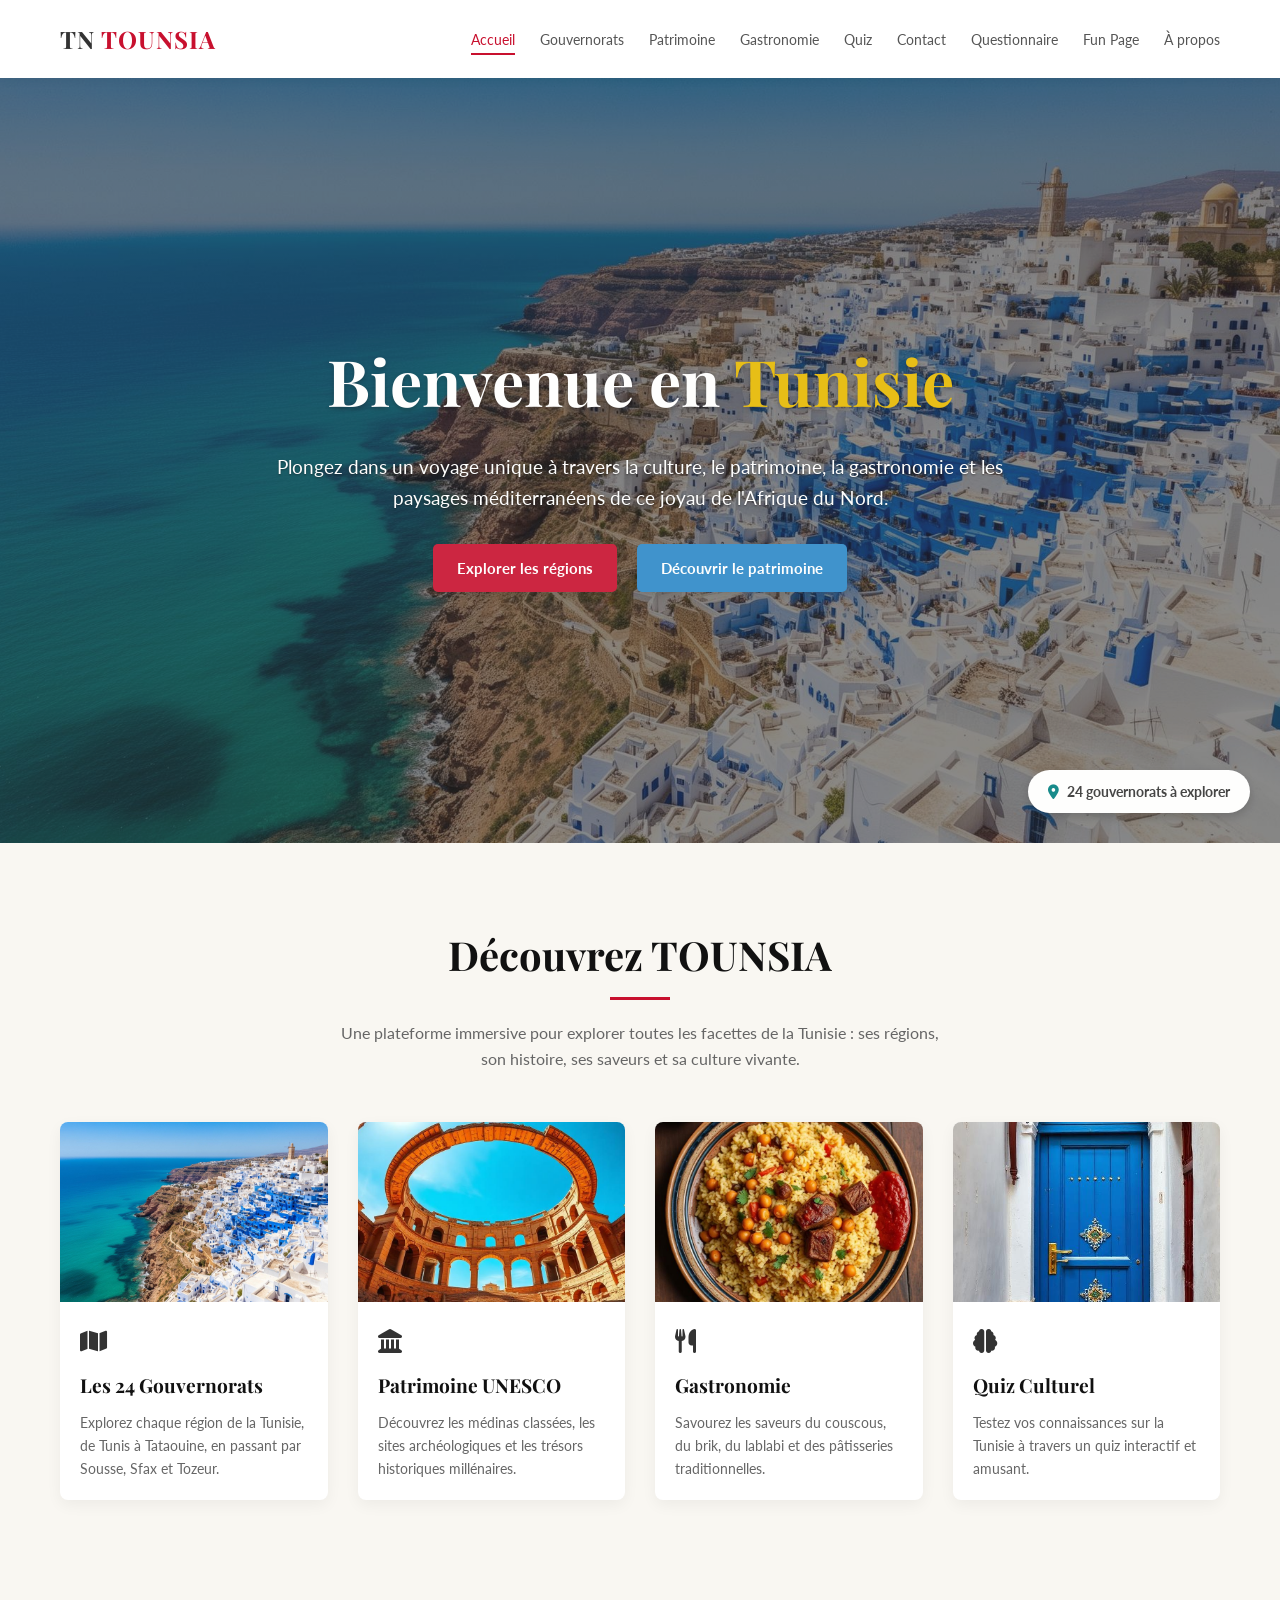
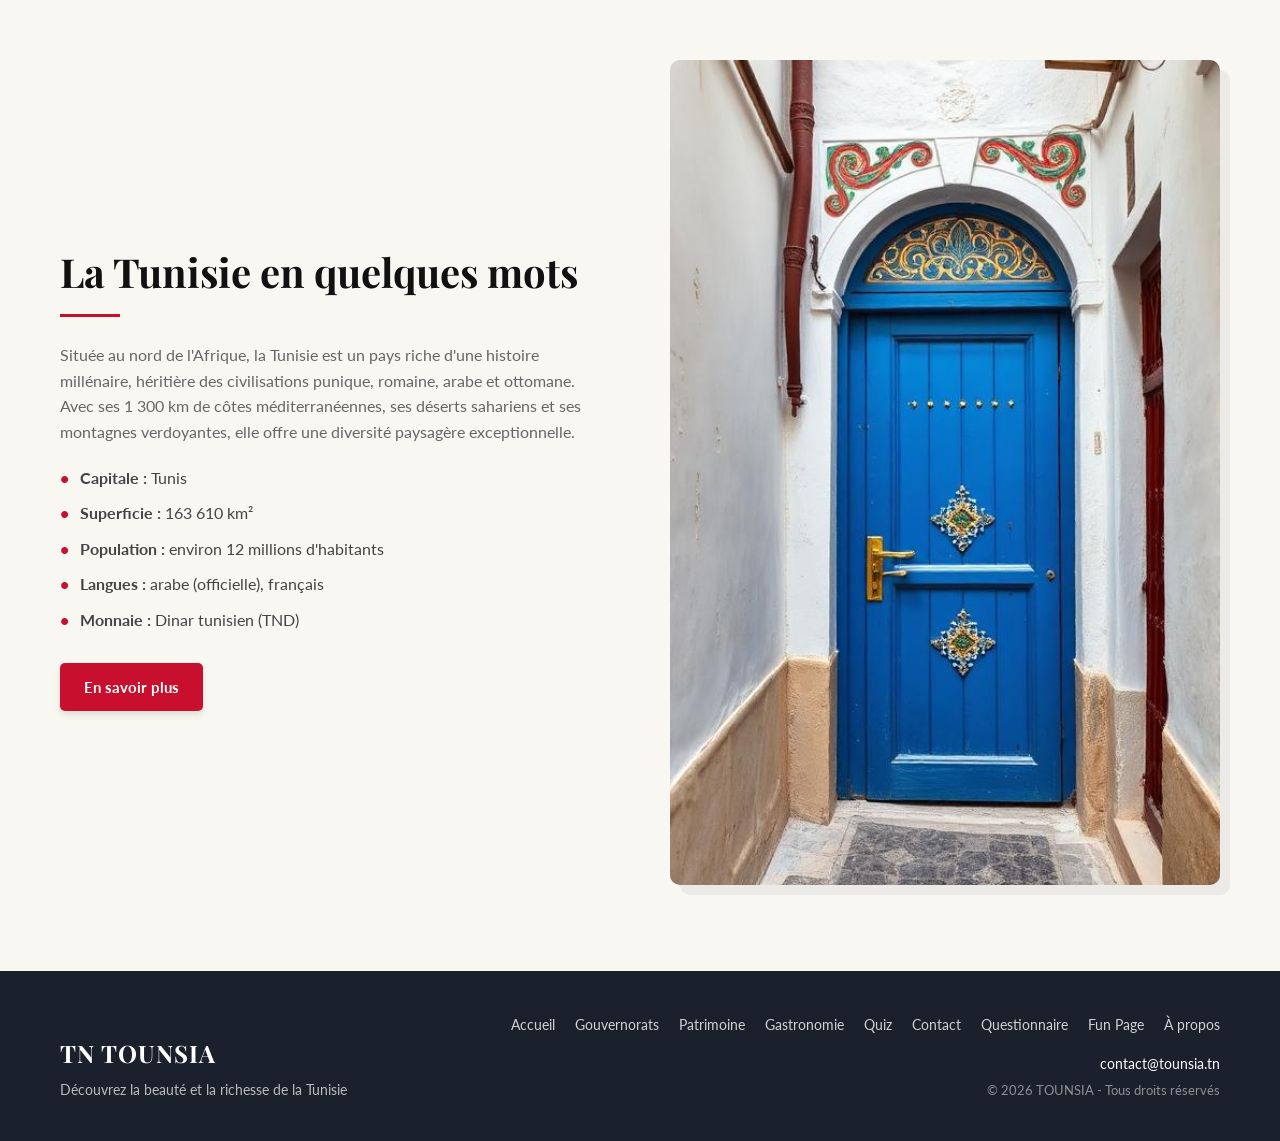
<file: index.html>
<!DOCTYPE html>
<html lang="fr">
<head>
    <meta charset="UTF-8">
    <meta name="viewport" content="width=device-width, initial-scale=1.0">
    <title>TN TOUNSIA - Découvrez la Tunisie</title>
    <link rel="stylesheet" href="style.css">
    <!-- Police d'écriture Google Fonts -->
    <link href="https://fonts.googleapis.com/css2?family=Lato:wght@300;400;700&family=Playfair+Display:ital,wght@0,400;0,600;0,700;1,400&display=swap" rel="stylesheet">
    <!-- Icônes FontAwesome -->
    <link rel="stylesheet" href="https://cdnjs.cloudflare.com/ajax/libs/font-awesome/6.4.0/css/all.min.css">
</head>
<body>

    <!-- Navigation -->
    <nav class="navbar">
        <div class="container nav-container">
            <div class="logo">TN <span>TOUNSIA</span></div>
            <ul class="nav-links">
                <li><a href="index.html" class="active">Accueil</a></li>
                <li><a href="gouvernorats.html">Gouvernorats</a></li>
                <li><a href="patrimoine.html">Patrimoine</a></li>
                <li><a href="gastronomie.html">Gastronomie</a></li>
                <li><a href="quiz.html">Quiz</a></li>
                <li><a href="contact.html">Contact</a></li>
                <li><a href="questionnaire.html">Questionnaire</a></li>
                <li><a href="funpage.html">Fun Page</a></li>
                <li><a href="apropos.html">À propos</a></li>
            </ul>
        </div>
    </nav>

    <!-- Header / Hero Section -->
    <header class="hero">
        <div class="hero-overlay"></div>
        <div class="container hero-content">
            <h1>Bienvenue en <span class="gold-text">Tunisie</span></h1>
            <p>Plongez dans un voyage unique à travers la culture, le patrimoine, la gastronomie et les paysages méditerranéens de ce joyau de l'Afrique du Nord.</p>
            <div class="hero-buttons">
                <a href="#" class="btn btn-red">Explorer les régions</a>
                <a href="#" class="btn btn-blue">Découvrir le patrimoine</a>
            </div>
        </div>
        <div class="badge-location">
            <i class="fas fa-map-marker-alt"></i> 24 gouvernorats à explorer
        </div>
    </header>

    <!-- Section Découvrez (Cartes) -->
    <section class="discover section-padding">
        <div class="container">
            <div class="section-header center">
                <h2>Découvrez TOUNSIA</h2>
                <div class="underline"></div>
                <p>Une plateforme immersive pour explorer toutes les facettes de la Tunisie : ses régions, son histoire, ses saveurs et sa culture vivante.</p>
            </div>

            <div class="cards-grid">
                <!-- Carte 1 -->
                <div class="card">
                    <div class="card-img" style="background-image:url(hero-tunisia.jpg);"></div>
                    <div class="card-content">
                        <div class="icon"><i class="fas fa-map"></i></div>
                        <h3>Les 24 Gouvernorats</h3>
                        <p>Explorez chaque région de la Tunisie, de Tunis à Tataouine, en passant par Sousse, Sfax et Tozeur.</p>
                    </div>
                </div>

                <!-- Carte 2 -->
                <div class="card">
                    <div class="card-img" style="background-image: url(patrimoine-eljem.jpg);"></div>
                    <div class="card-content">
                        <div class="icon"><i class="fas fa-landmark"></i></div>
                        <h3>Patrimoine UNESCO</h3>
                        <p>Découvrez les médinas classées, les sites archéologiques et les trésors historiques millénaires.</p>
                    </div>
                </div>

                <!-- Carte 3 -->
                <div class="card">
                    <div class="card-img" style="background-image: url(tunisian-food.jpg);"></div>
                    <div class="card-content">
                        <div class="icon"><i class="fas fa-utensils"></i></div>
                        <h3>Gastronomie</h3>
                        <p>Savourez les saveurs du couscous, du brik, du lablabi et des pâtisseries traditionnelles.</p>
                    </div>
                </div>

                <!-- Carte 4 -->
                <div class="card">
                    <div class="card-img" style="background-image: url(medina-door.jpg);"></div>
                    <div class="card-content">
                        <div class="icon"><i class="fas fa-brain"></i></div>
                        <h3>Quiz Culturel</h3>
                        <p>Testez vos connaissances sur la Tunisie à travers un quiz interactif et amusant.</p>
                    </div>
                </div>
            </div>
        </div>
    </section>

    <!-- Section Info (La Tunisie en quelques mots) -->
    <section class="info-section section-padding">
        <div class="container info-grid">
            <div class="info-text">
                <h2>La Tunisie en quelques mots</h2>
                <div class="underline-left"></div>
                <p>Située au nord de l'Afrique, la Tunisie est un pays riche d'une histoire millénaire, héritière des civilisations punique, romaine, arabe et ottomane. Avec ses 1 300 km de côtes méditerranéennes, ses déserts sahariens et ses montagnes verdoyantes, elle offre une diversité paysagère exceptionnelle.</p>
                
                <ul class="info-list">
                    <li><strong>Capitale :</strong> Tunis</li>
                    <li><strong>Superficie :</strong> 163 610 km²</li>
                    <li><strong>Population :</strong> environ 12 millions d'habitants</li>
                    <li><strong>Langues :</strong> arabe (officielle), français</li>
                    <li><strong>Monnaie :</strong> Dinar tunisien (TND)</li>
                </ul>

                <a href="#" class="btn btn-red">En savoir plus</a>
            </div>
            <div class="info-image">
                <img src="medina-door.jpg"Porte bleue Sidi Bou Said">
            </div>
        </div>
    </section>

    <!-- Footer -->
    <footer>
        <div class="container footer-content">
            <div class="footer-left">
                <div class="logo white">TN <span>TOUNSIA</span></div>
                <p class="tagline">Découvrez la beauté et la richesse de la Tunisie</p>
            </div>
            <div class="footer-right">
                <ul class="footer-links">
                    <li><a href="index.html">Accueil</a></li>
                    <li><a href="gouvernorats.html">Gouvernorats</a></li>
                    <li><a href="patrimoine.html">Patrimoine</a></li>
                    <li><a href="gastronomie.html">Gastronomie</a></li>
                    <li><a href="quiz.html">Quiz</a></li>
                    <li><a href="contact.html">Contact</a></li>
                <li><a href="questionnaire.html">Questionnaire</a></li>
                <li><a href="funpage.html">Fun Page</a></li>
                    <li><a href="apropos.html">À propos</a></li>
                </ul>
                <p class="contact-email">contact@tounsia.tn</p>
                <p class="copyright">© 2026 TOUNSIA - Tous droits réservés</p>
            </div>
        </div>
    </footer>

</body>
</html>
</file>
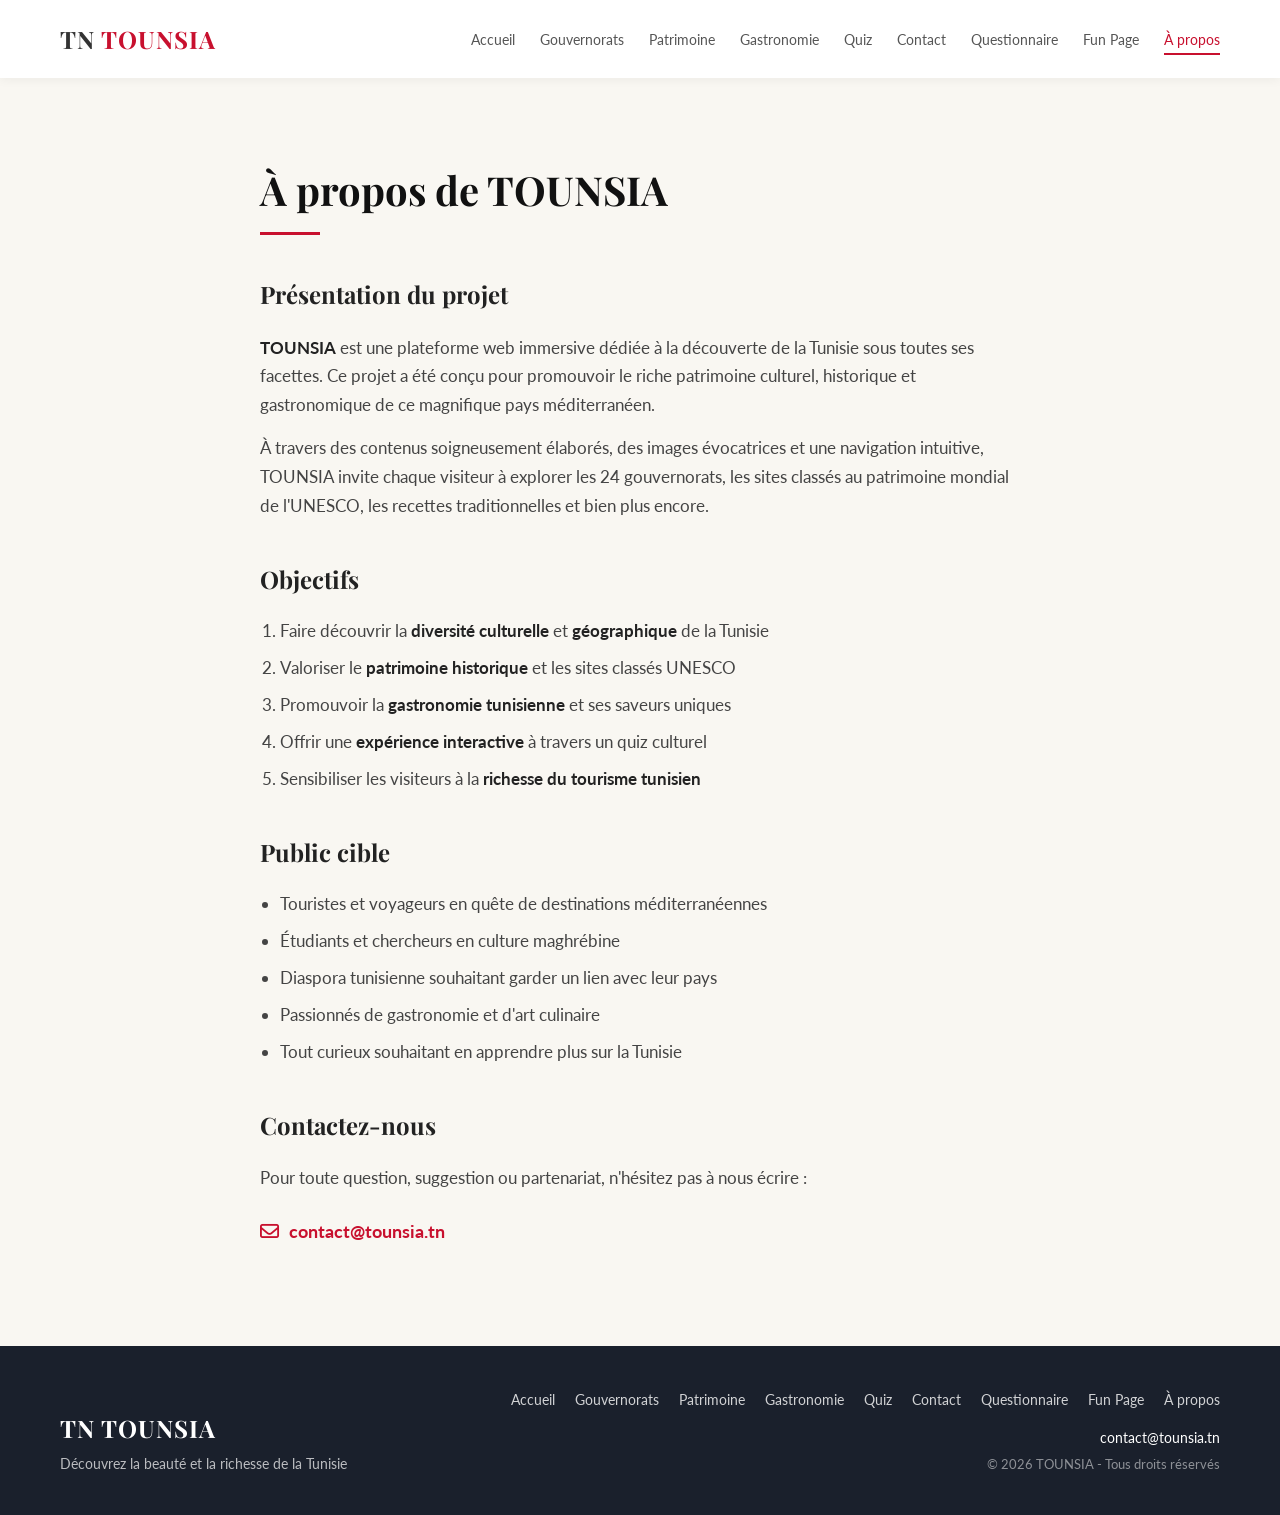
<file: apropos.html>
<!DOCTYPE html>
<html lang="fr">
<head>
    <meta charset="UTF-8">
    <meta name="viewport" content="width=device-width, initial-scale=1.0">
    <title>TN TOUNSIA - À propos</title>
    <link rel="stylesheet" href="style.css">
    <!-- Police d'écriture Google Fonts -->
    <link href="https://fonts.googleapis.com/css2?family=Lato:wght@300;400;700&family=Playfair+Display:ital,wght@0,400;0,600;0,700;1,400&display=swap" rel="stylesheet">
    <!-- Icônes FontAwesome -->
    <link rel="stylesheet" href="https://cdnjs.cloudflare.com/ajax/libs/font-awesome/6.4.0/css/all.min.css">
</head>
<body>

    <!-- Navigation -->
    <nav class="navbar">
        <div class="container nav-container">
            <div class="logo">TN <span>TOUNSIA</span></div>
            <ul class="nav-links">
                <li><a href="index.html">Accueil</a></li>
                <li><a href="gouvernorats.html">Gouvernorats</a></li>
                <li><a href="patrimoine.html">Patrimoine</a></li>
                <li><a href="gastronomie.html">Gastronomie</a></li>
                <li><a href="quiz.html">Quiz</a></li>
                <li><a href="contact.html">Contact</a></li>
                <li><a href="questionnaire.html">Questionnaire</a></li>
                <li><a href="funpage.html">Fun Page</a></li>
                <li><a href="apropos.html" class="active">À propos</a></li>
            </ul>
        </div>
    </nav>

    <!-- Contenu Principal -->
    <section class="section-padding">
        <div class="container about-wrapper">
            
            <!-- En-tête -->
            <div class="about-header">
                <h1>À propos de TOUNSIA</h1>
                <div class="underline-left"></div>
            </div>

            <div class="about-content">
                <!-- Section Présentation -->
                <h3>Présentation du projet</h3>
                <p><strong>TOUNSIA</strong> est une plateforme web immersive dédiée à la découverte de la Tunisie sous toutes ses facettes. Ce projet a été conçu pour promouvoir le riche patrimoine culturel, historique et gastronomique de ce magnifique pays méditerranéen.</p>
                <p>À travers des contenus soigneusement élaborés, des images évocatrices et une navigation intuitive, TOUNSIA invite chaque visiteur à explorer les 24 gouvernorats, les sites classés au patrimoine mondial de l'UNESCO, les recettes traditionnelles et bien plus encore.</p>

                <!-- Section Objectifs (Liste numérotée) -->
                <h3>Objectifs</h3>
                <ol class="about-list">
                    <li>Faire découvrir la <strong>diversité culturelle</strong> et <strong>géographique</strong> de la Tunisie</li>
                    <li>Valoriser le <strong>patrimoine historique</strong> et les sites classés UNESCO</li>
                    <li>Promouvoir la <strong>gastronomie tunisienne</strong> et ses saveurs uniques</li>
                    <li>Offrir une <strong>expérience interactive</strong> à travers un quiz culturel</li>
                    <li>Sensibiliser les visiteurs à la <strong>richesse du tourisme tunisien</strong></li>
                </ol>

                <!-- Section Public cible (Liste à puces) -->
                <h3>Public cible</h3>
                <ul class="about-list bulleted">
                    <li>Touristes et voyageurs en quête de destinations méditerranéennes</li>
                    <li>Étudiants et chercheurs en culture maghrébine</li>
                    <li>Diaspora tunisienne souhaitant garder un lien avec leur pays</li>
                    <li>Passionnés de gastronomie et d'art culinaire</li>
                    <li>Tout curieux souhaitant en apprendre plus sur la Tunisie</li>
                </ul>

                <!-- Section Contact (Bas de page) -->
                <h3>Contactez-nous</h3>
                <p>Pour toute question, suggestion ou partenariat, n'hésitez pas à nous écrire :</p>
                
                <a href="mailto:contact@tounsia.tn" class="email-link">
                    <i class="far fa-envelope"></i> contact@tounsia.tn
                </a>

                
            </div>

        </div>
    </section>

    <!-- Footer -->
    <footer>
        <div class="container footer-content">
            <div class="footer-left">
                <div class="logo white">TN <span>TOUNSIA</span></div>
                <p class="tagline">Découvrez la beauté et la richesse de la Tunisie</p>
            </div>
            <div class="footer-right">
                <ul class="footer-links">
                    <li><a href="index.html">Accueil</a></li>
                    <li><a href="gouvernorats.html">Gouvernorats</a></li>
                    <li><a href="patrimoine.html">Patrimoine</a></li>
                    <li><a href="gastronomie.html">Gastronomie</a></li>
                    <li><a href="quiz.html">Quiz</a></li>
                    <li><a href="contact.html">Contact</a></li>
                <li><a href="questionnaire.html">Questionnaire</a></li>
                <li><a href="funpage.html">Fun Page</a></li>
                    <li><a href="apropos.html">À propos</a></li>
                </ul>
                <p class="contact-email">contact@tounsia.tn</p>
                <p class="copyright">© 2026 TOUNSIA - Tous droits réservés</p>
            </div>
        </div>
    </footer>

</body>
</html>
</file>
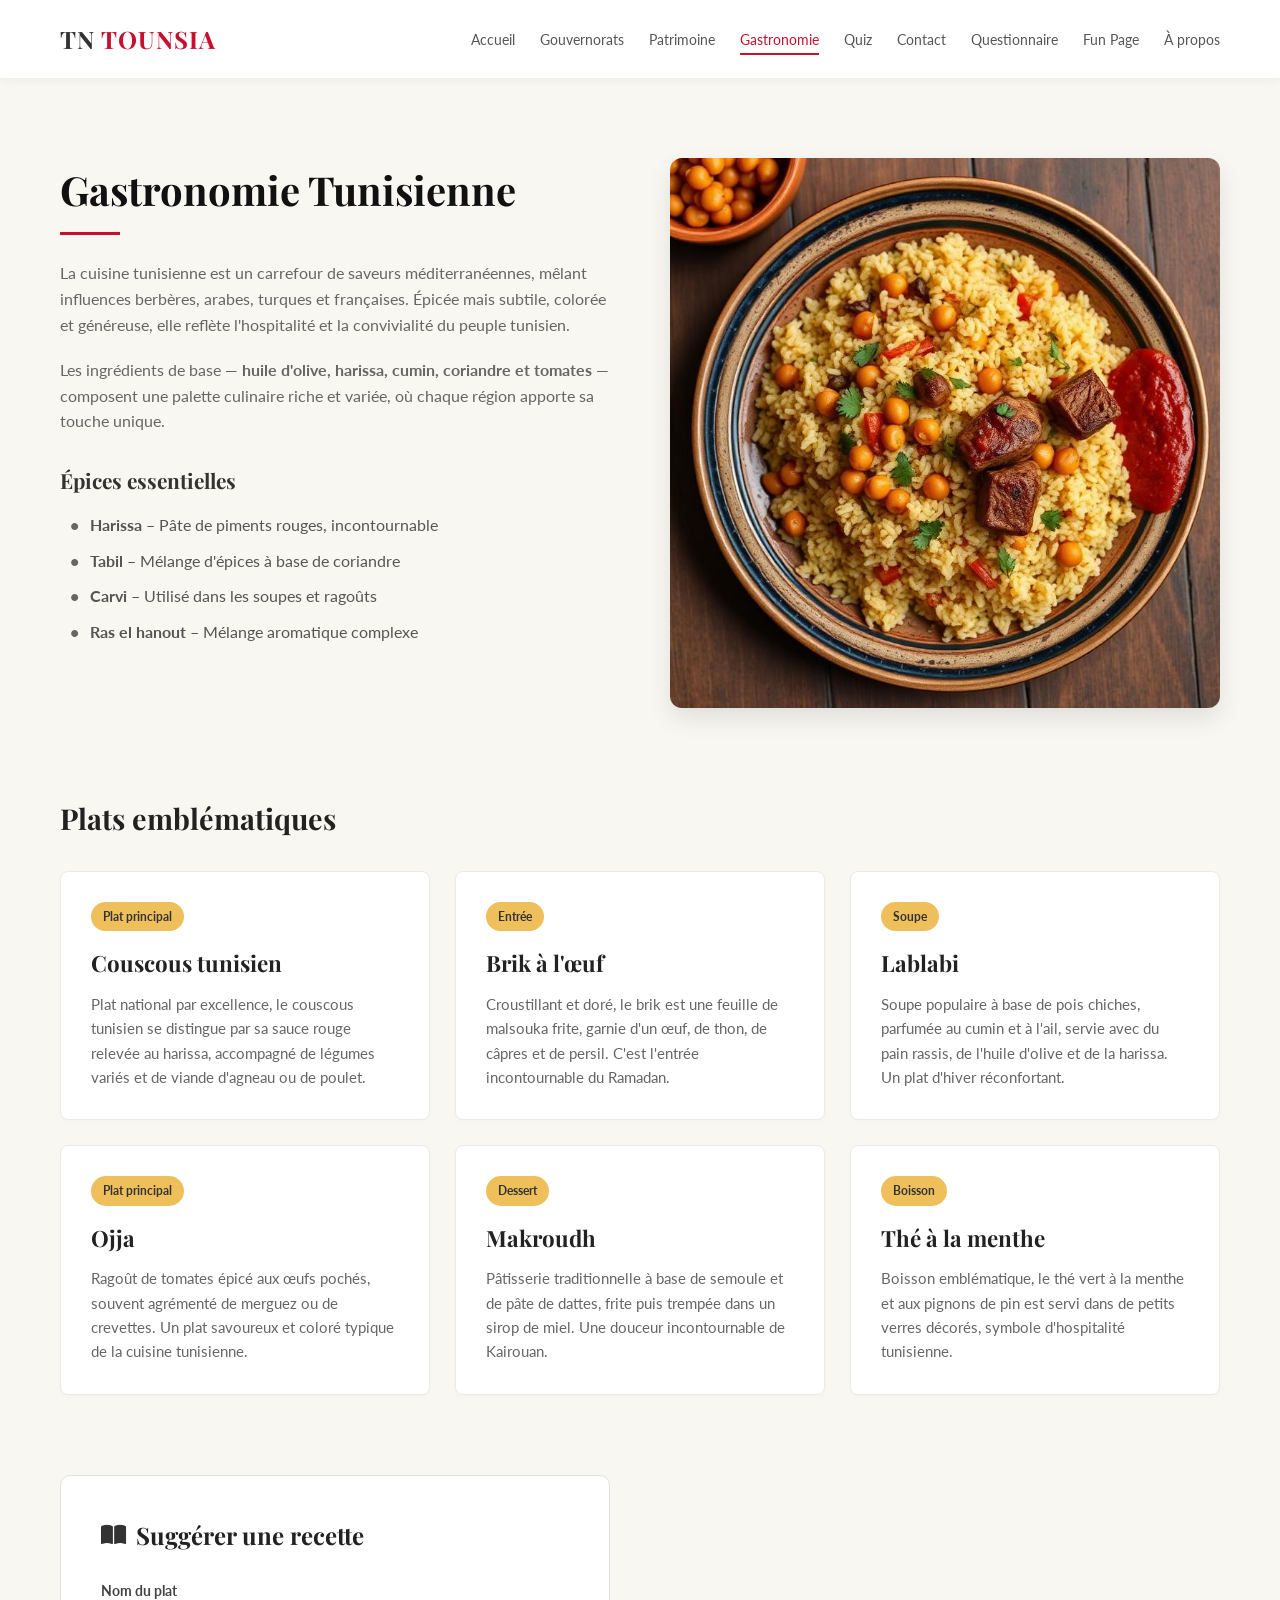
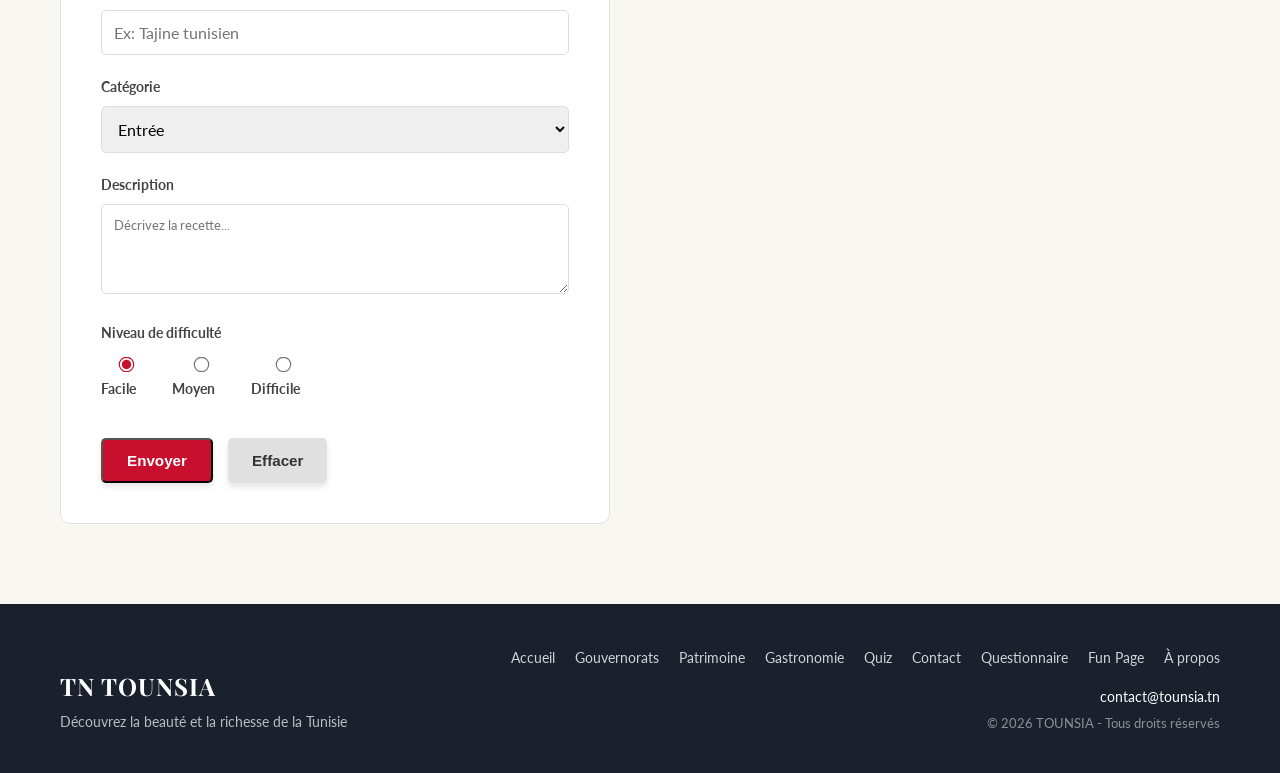
<file: gastronomie.html>
<!DOCTYPE html>
<html lang="fr">
<head>
    <meta charset="UTF-8">
    <meta name="viewport" content="width=device-width, initial-scale=1.0">
    <title>TN TOUNSIA - Gastronomie Tunisienne</title>
    <link rel="stylesheet" href="style.css">
    <!-- Police d'écriture Google Fonts -->
    <link href="https://fonts.googleapis.com/css2?family=Lato:wght@300;400;700&family=Playfair+Display:ital,wght@0,400;0,600;0,700;1,400&display=swap" rel="stylesheet">
    <!-- Icônes FontAwesome -->
    <link rel="stylesheet" href="https://cdnjs.cloudflare.com/ajax/libs/font-awesome/6.4.0/css/all.min.css">
</head>
<body>

    <!-- Navigation -->
    <nav class="navbar">
        <div class="container nav-container">
            <div class="logo">TN <span>TOUNSIA</span></div>
            <ul class="nav-links">
                <li><a href="index.html">Accueil</a></li>
                <li><a href="gouvernorats.html">Gouvernorats</a></li>
                <li><a href="patrimoine.html">Patrimoine</a></li>
                <li><a href="gastronomie.html" class="active">Gastronomie</a></li>
                <li><a href="quiz.html">Quiz</a></li>
                <li><a href="contact.html">Contact</a></li>
                <li><a href="questionnaire.html">Questionnaire</a></li>
                <li><a href="funpage.html">Fun Page</a></li>
                <li><a href="apropos.html">À propos</a></li>
            </ul>
        </div>
    </nav>

    <!-- Contenu Principal -->
    <section class="section-padding">
        <div class="container">
            
            <!-- Section Intro (2 colonnes) -->
            <div class="gastronomy-intro">
                <div class="intro-text">
                    <h1>Gastronomie Tunisienne</h1>
                    <div class="underline-left"></div>
                    
                    <p>La cuisine tunisienne est un carrefour de saveurs méditerranéennes, mêlant influences berbères, arabes, turques et françaises. Épicée mais subtile, colorée et généreuse, elle reflète l'hospitalité et la convivialité du peuple tunisien.</p>
                    
                    <p>Les ingrédients de base — <strong>huile d'olive, harissa, cumin, coriandre et tomates</strong> — composent une palette culinaire riche et variée, où chaque région apporte sa touche unique.</p>
                    
                    <h3>Épices essentielles</h3>
                    <ul class="spice-list">
                        <li><strong>Harissa</strong> – Pâte de piments rouges, incontournable</li>
                        <li><strong>Tabil</strong> – Mélange d'épices à base de coriandre</li>
                        <li><strong>Carvi</strong> – Utilisé dans les soupes et ragoûts</li>
                        <li><strong>Ras el hanout</strong> – Mélange aromatique complexe</li>
                    </ul>
                </div>

                <div class="intro-image">
                    <img src="coucous.jpg"Couscous tunisien">
                </div>
            </div>

            <!-- Section Plats Emblématiques (Grille) -->
            <div class="dishes-section">
                <h2>Plats emblématiques</h2>
                
                <div class="dishes-grid">
                    <!-- Carte 1 -->
                    <div class="dish-card">
                        <span class="dish-badge">Plat principal</span>
                        <h4>Couscous tunisien</h4>
                        <p>Plat national par excellence, le couscous tunisien se distingue par sa sauce rouge relevée au harissa, accompagné de légumes variés et de viande d'agneau ou de poulet.</p>
                    </div>

                    <!-- Carte 2 -->
                    <div class="dish-card">
                        <span class="dish-badge">Entrée</span>
                        <h4>Brik à l'œuf</h4>
                        <p>Croustillant et doré, le brik est une feuille de malsouka frite, garnie d'un œuf, de thon, de câpres et de persil. C'est l'entrée incontournable du Ramadan.</p>
                    </div>

                    <!-- Carte 3 -->
                    <div class="dish-card">
                        <span class="dish-badge">Soupe</span>
                        <h4>Lablabi</h4>
                        <p>Soupe populaire à base de pois chiches, parfumée au cumin et à l'ail, servie avec du pain rassis, de l'huile d'olive et de la harissa. Un plat d'hiver réconfortant.</p>
                    </div>

                    <!-- Carte 4 -->
                    <div class="dish-card">
                        <span class="dish-badge">Plat principal</span>
                        <h4>Ojja</h4>
                        <p>Ragoût de tomates épicé aux œufs pochés, souvent agrémenté de merguez ou de crevettes. Un plat savoureux et coloré typique de la cuisine tunisienne.</p>
                    </div>

                    <!-- Carte 5 -->
                    <div class="dish-card">
                        <span class="dish-badge">Dessert</span>
                        <h4>Makroudh</h4>
                        <p>Pâtisserie traditionnelle à base de semoule et de pâte de dattes, frite puis trempée dans un sirop de miel. Une douceur incontournable de Kairouan.</p>
                    </div>

                    <!-- Carte 6 -->
                    <div class="dish-card">
                        <span class="dish-badge">Boisson</span>
                        <h4>Thé à la menthe</h4>
                        <p>Boisson emblématique, le thé vert à la menthe et aux pignons de pin est servi dans de petits verres décorés, symbole d'hospitalité tunisienne.</p>
                    </div>
                </div>
            </div>

            <!-- Section Formulaire de suggestion -->
            <div class="recipe-form-section">
                <div class="recipe-form-box">
                    <div class="form-header-title">
                        <i class="fas fa-book-open"></i>
                        <h3>Suggérer une recette</h3>
                    </div>

                    <form action="#">
                        <!-- Nom du plat -->
                        <div class="form-group">
                            <label for="recipe-name">Nom du plat</label>
                            <input type="text" id="recipe-name" placeholder="Ex: Tajine tunisien">
                        </div>

                        <!-- Catégorie -->
                        <div class="form-group">
                            <label for="recipe-cat">Catégorie</label>
                            <select id="recipe-cat">
                                <option value="entree">Entrée</option>
                                <option value="plat">Plat principal</option>
                                <option value="dessert">Dessert</option>
                                <option value="boisson">Boisson</option>
                            </select>
                        </div>

                        <!-- Description -->
                        <div class="form-group">
                            <label for="recipe-desc">Description</label>
                            <textarea id="recipe-desc" rows="4" placeholder="Décrivez la recette..."></textarea>
                        </div>

                        <!-- Difficulté (Radio buttons) -->
                        <div class="form-group">
                            <label>Niveau de difficulté</label>
                            <div class="radio-group">
                                <label class="radio-label">
                                    <input type="radio" name="difficulty" value="facile" checked> Facile
                                </label>
                                <label class="radio-label">
                                    <input type="radio" name="difficulty" value="moyen"> Moyen
                                </label>
                                <label class="radio-label">
                                    <input type="radio" name="difficulty" value="difficile"> Difficile
                                </label>
                            </div>
                        </div>

                        <!-- Boutons -->
                        <div class="form-buttons">
                            <button type="submit" class="btn btn-red">Envoyer</button>
                            <button type="reset" class="btn btn-gray">Effacer</button>
                        </div>
                    </form>
                </div>
            </div>

        </div>
    </section>

    <!-- Footer -->
    <footer>
        <div class="container footer-content">
            <div class="footer-left">
                <div class="logo white">TN <span>TOUNSIA</span></div>
                <p class="tagline">Découvrez la beauté et la richesse de la Tunisie</p>
            </div>
            <div class="footer-right">
                <ul class="footer-links">
                    <li><a href="index.html">Accueil</a></li>
                    <li><a href="gouvernorats.html">Gouvernorats</a></li>
                    <li><a href="patrimoine.html">Patrimoine</a></li>
                    <li><a href="gastronomie.html">Gastronomie</a></li>
                    <li><a href="quiz.html">Quiz</a></li>
                    <li><a href="contact.html">Contact</a></li>
                <li><a href="questionnaire.html">Questionnaire</a></li>
                <li><a href="funpage.html">Fun Page</a></li>
                    <li><a href="apropos.html">À propos</a></li>
                </ul>
                <p class="contact-email">contact@tounsia.tn</p>
                <p class="copyright">© 2026 TOUNSIA - Tous droits réservés</p>
            </div>
        </div>
    </footer>

</body>
</html>
</file>
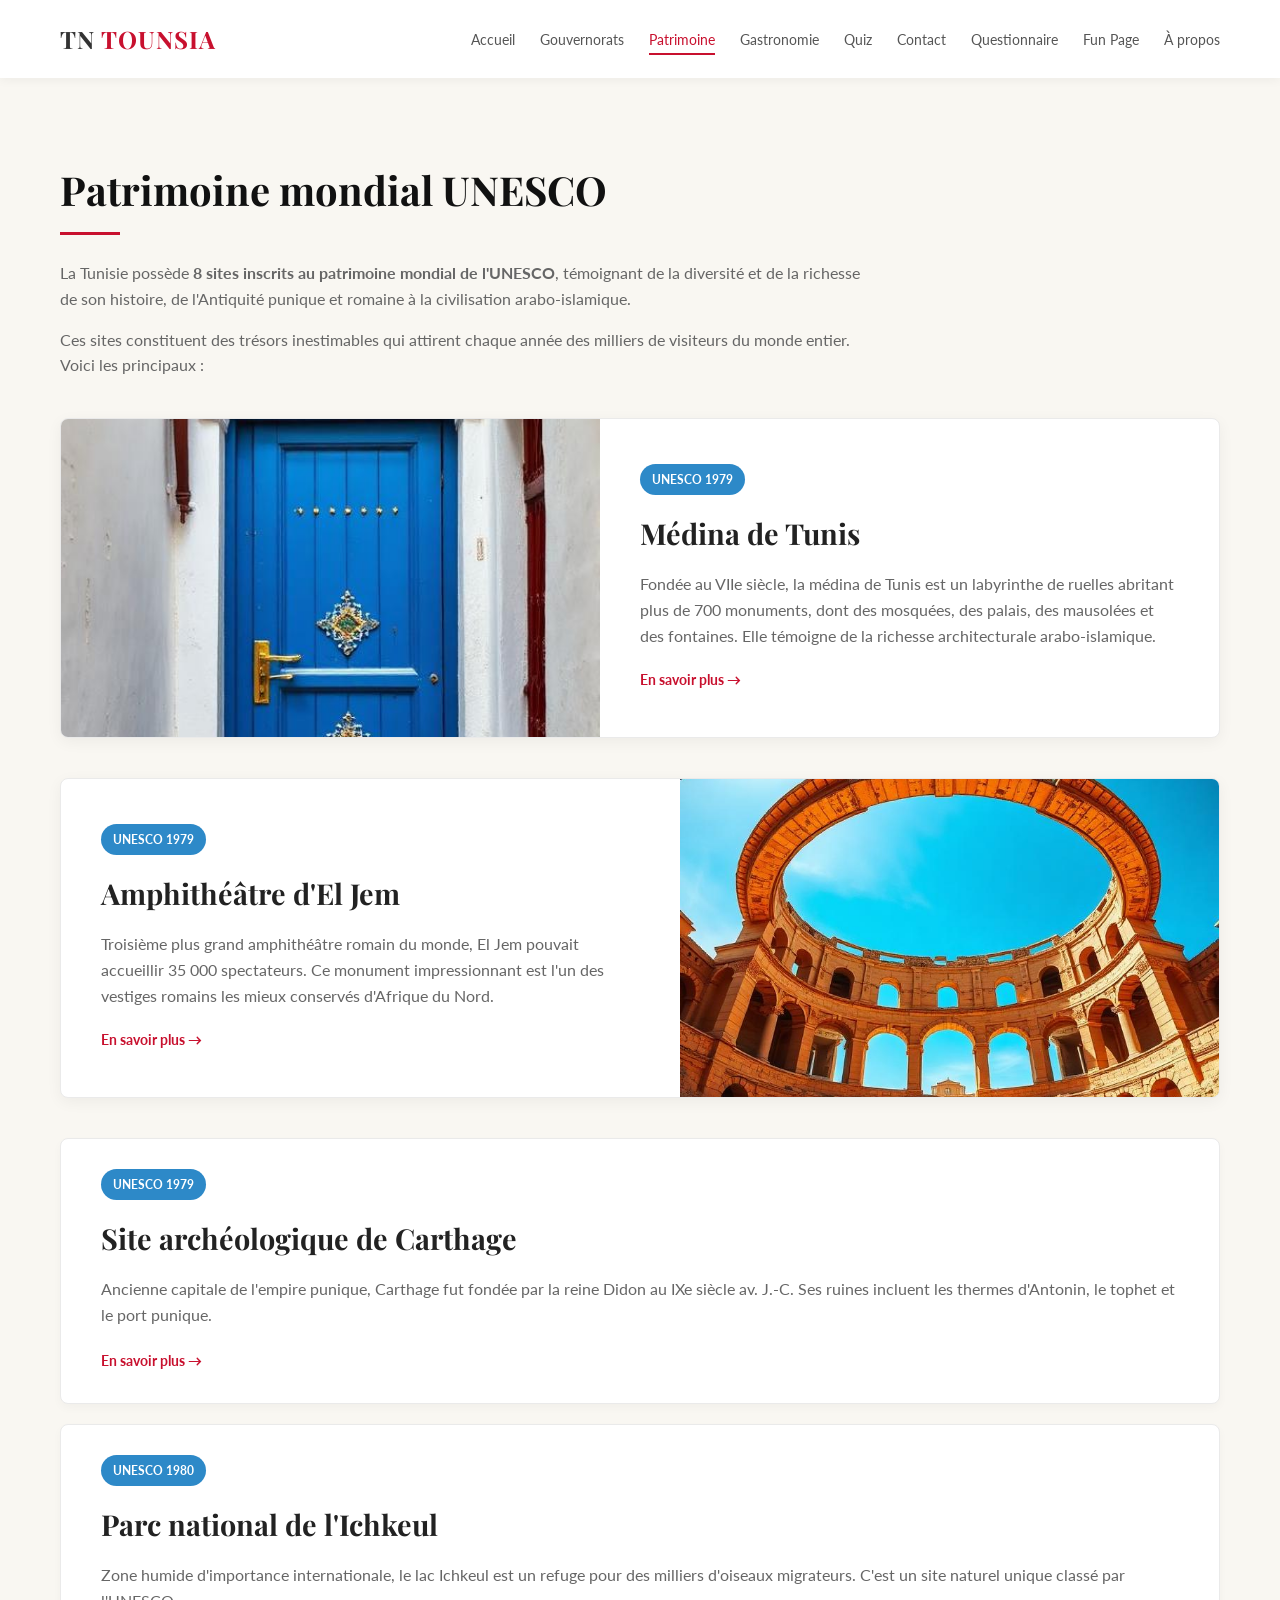
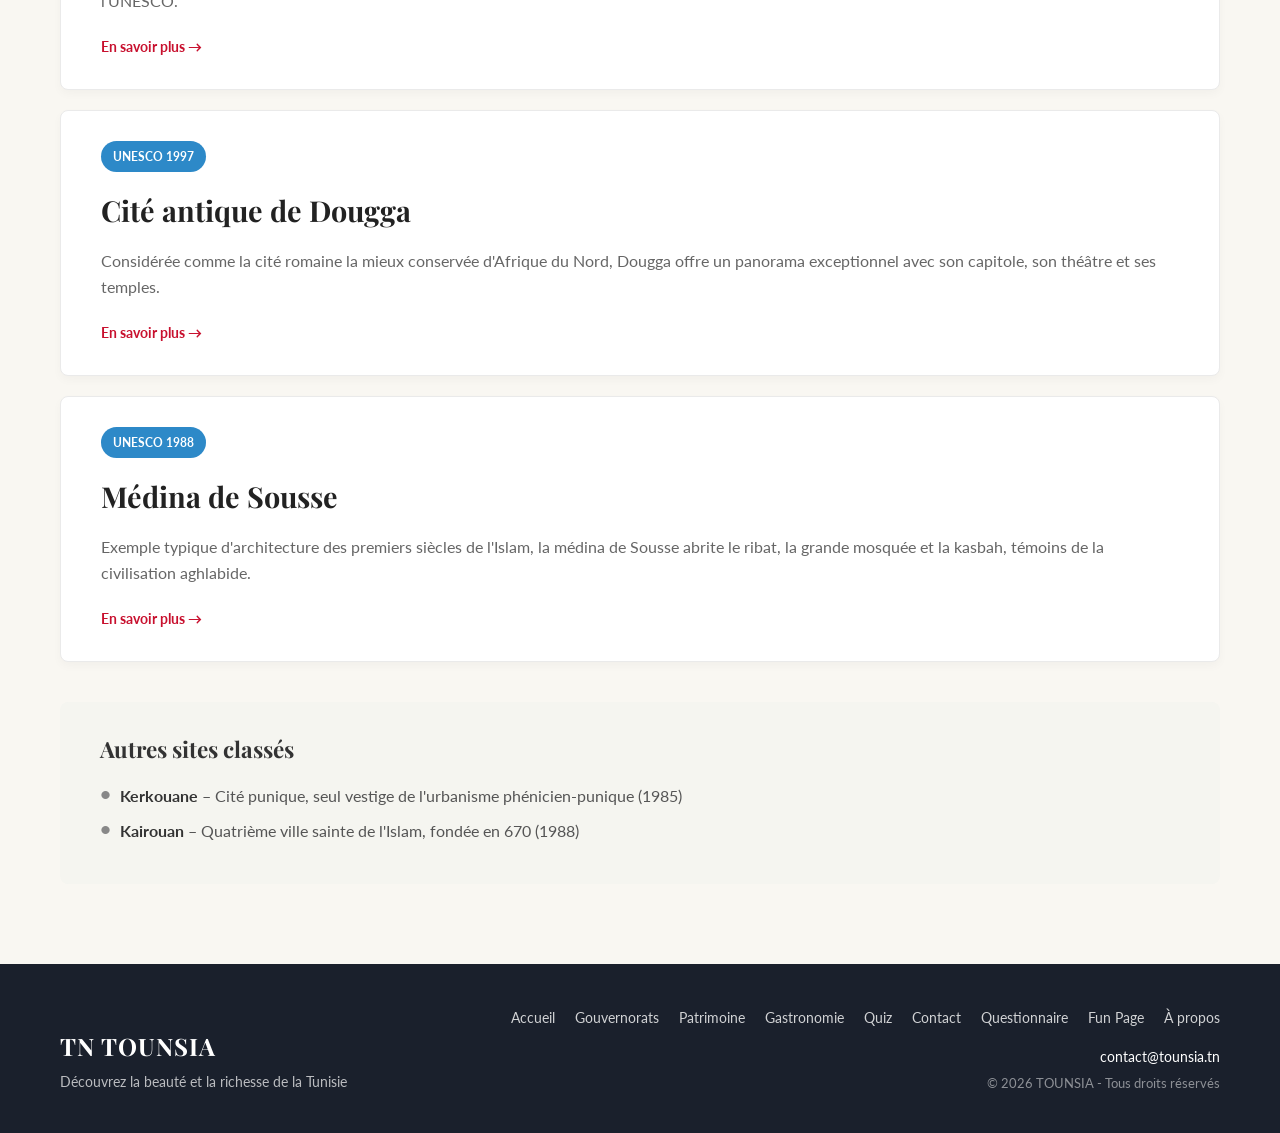
<file: patrimoine.html>
<!DOCTYPE html>
<html lang="fr">
<head>
    <meta charset="UTF-8">
    <meta name="viewport" content="width=device-width, initial-scale=1.0">
    <title>TN TOUNSIA - Patrimoine UNESCO</title>
    <link rel="stylesheet" href="style.css">
    <!-- Police d'écriture Google Fonts -->
    <link href="https://fonts.googleapis.com/css2?family=Lato:wght@300;400;700&family=Playfair+Display:ital,wght@0,400;0,600;0,700;1,400&display=swap" rel="stylesheet">
    <!-- Icônes FontAwesome -->
    <link rel="stylesheet" href="https://cdnjs.cloudflare.com/ajax/libs/font-awesome/6.4.0/css/all.min.css">
</head>
<body>

    <!-- Navigation -->
    <nav class="navbar">
        <div class="container nav-container">
            <div class="logo">TN <span>TOUNSIA</span></div>
            <ul class="nav-links">
                <li><a href="index.html">Accueil</a></li>
                <li><a href="gouvernorats.html">Gouvernorats</a></li>
                <li><a href="patrimoine.html" class="active">Patrimoine</a></li>
                <li><a href="gastronomie.html">Gastronomie</a></li>
                <li><a href="quiz.html">Quiz</a></li>
                <li><a href="contact.html">Contact</a></li>
                <li><a href="questionnaire.html">Questionnaire</a></li>
                <li><a href="funpage.html">Fun Page</a></li>
                <li><a href="apropos.html">À propos</a></li>
            </ul>
        </div>
    </nav>

    <!-- Contenu Principal -->
    <section class="section-padding">
        <div class="container">
            
            <!-- En-tête de page -->
            <div class="page-header">
                <h1>Patrimoine mondial UNESCO</h1>
                <div class="underline-left"></div>
                <p>La Tunisie possède <strong>8 sites inscrits au patrimoine mondial de l'UNESCO</strong>, témoignant de la diversité et de la richesse de son histoire, de l'Antiquité punique et romaine à la civilisation arabo-islamique.</p>
                <p>Ces sites constituent des trésors inestimables qui attirent chaque année des milliers de visiteurs du monde entier. Voici les principaux :</p>
            </div>

            <!-- Liste des cartes illustrées (Alternance) -->
            <div class="heritage-list">
                
                <!-- Carte 1 : Médina de Tunis (Image Gauche) -->
                <div class="heritage-card">
                    <div class="heritage-img" style="background-image: url(medina-door.jpg);"></div>
                    <div class="heritage-content">
                        <span class="badge-unesco">UNESCO 1979</span>
                        <h3>Médina de Tunis</h3>
                        <p>Fondée au VIIe siècle, la médina de Tunis est un labyrinthe de ruelles abritant plus de 700 monuments, dont des mosquées, des palais, des mausolées et des fontaines. Elle témoigne de la richesse architecturale arabo-islamique.</p>
                        <a href="#" class="read-more">En savoir plus &rarr;</a>
                    </div>
                </div>
                

                <!-- Carte 2 : El Jem (Image Droite - classe 'reverse') -->
                <div class="heritage-card reverse">
                    <div class="heritage-img" style="background-image: url(patrimoine-eljem.jpg);"></div>
                    <div class="heritage-content">
                        <span class="badge-unesco">UNESCO 1979</span>
                        <h3>Amphithéâtre d'El Jem</h3>
                        <p>Troisième plus grand amphithéâtre romain du monde, El Jem pouvait accueillir 35 000 spectateurs. Ce monument impressionnant est l'un des vestiges romains les mieux conservés d'Afrique du Nord.</p>
                        <a href="#" class="read-more">En savoir plus &rarr;</a>
                    </div>
                </div>

            </div>

            <!-- Liste des cartes simples (Texte uniquement) -->
            <div class="heritage-list-simple">
                <!-- Carte 3 : Ichkeul -->
                <div class="heritage-simple-card">
                    <span class="badge-unesco">UNESCO 1979</span>
                    <h3>Site archéologique de Carthage</h3>
                    <p>Ancienne capitale de l'empire punique, Carthage fut fondée par la reine Didon au IXe siècle av. J.-C. Ses ruines incluent les thermes d'Antonin, le tophet et le port punique.</p>
                    <a href="#" class="read-more">En savoir plus &rarr;</a>
                </div>
                
                <!-- Carte 3 : Ichkeul -->
                <div class="heritage-simple-card">
                    <span class="badge-unesco">UNESCO 1980</span>
                    <h3>Parc national de l'Ichkeul</h3>
                    <p>Zone humide d'importance internationale, le lac Ichkeul est un refuge pour des milliers d'oiseaux migrateurs. C'est un site naturel unique classé par l'UNESCO.</p>
                    <a href="#" class="read-more">En savoir plus &rarr;</a>
                </div>

                <!-- Carte 4 : Dougga -->
                <div class="heritage-simple-card">
                    <span class="badge-unesco">UNESCO 1997</span>
                    <h3>Cité antique de Dougga</h3>
                    <p>Considérée comme la cité romaine la mieux conservée d'Afrique du Nord, Dougga offre un panorama exceptionnel avec son capitole, son théâtre et ses temples.</p>
                    <a href="#" class="read-more">En savoir plus &rarr;</a>
                </div>

                <!-- Carte 5 : Sousse -->
                <div class="heritage-simple-card">
                    <span class="badge-unesco">UNESCO 1988</span>
                    <h3>Médina de Sousse</h3>
                    <p>Exemple typique d'architecture des premiers siècles de l'Islam, la médina de Sousse abrite le ribat, la grande mosquée et la kasbah, témoins de la civilisation aghlabide.</p>
                    <a href="#" class="read-more">En savoir plus &rarr;</a>
                </div>

            </div>

            <!-- Bloc final "Autres sites" -->
            <div class="other-sites-box">
                <h3>Autres sites classés</h3>
                <ul>
                    <li><strong>Kerkouane</strong> – Cité punique, seul vestige de l'urbanisme phénicien-punique (1985)</li>
                    <li><strong>Kairouan</strong> – Quatrième ville sainte de l'Islam, fondée en 670 (1988)</li>
                </ul>
            </div>

        </div>
    </section>

    <!-- Footer -->
    <footer>
        <div class="container footer-content">
            <div class="footer-left">
                <div class="logo white">TN <span>TOUNSIA</span></div>
                <p class="tagline">Découvrez la beauté et la richesse de la Tunisie</p>
            </div>
            <div class="footer-right">
                <ul class="footer-links">
                    <li><a href="index.html">Accueil</a></li>
                    <li><a href="gouvernorats.html">Gouvernorats</a></li>
                    <li><a href="patrimoine.html">Patrimoine</a></li>
                    <li><a href="gastronomie.html">Gastronomie</a></li>
                    <li><a href="quiz.html">Quiz</a></li>
                    <li><a href="contact.html">Contact</a></li>
                <li><a href="questionnaire.html">Questionnaire</a></li>
                <li><a href="funpage.html">Fun Page</a></li>
                    <li><a href="apropos.html">À propos</a></li>
                </ul>
                <p class="contact-email">contact@tounsia.tn</p>
                <p class="copyright">© 2026 TOUNSIA - Tous droits réservés</p>
            </div>
        </div>
    </footer>

</body>
</html>
</file>
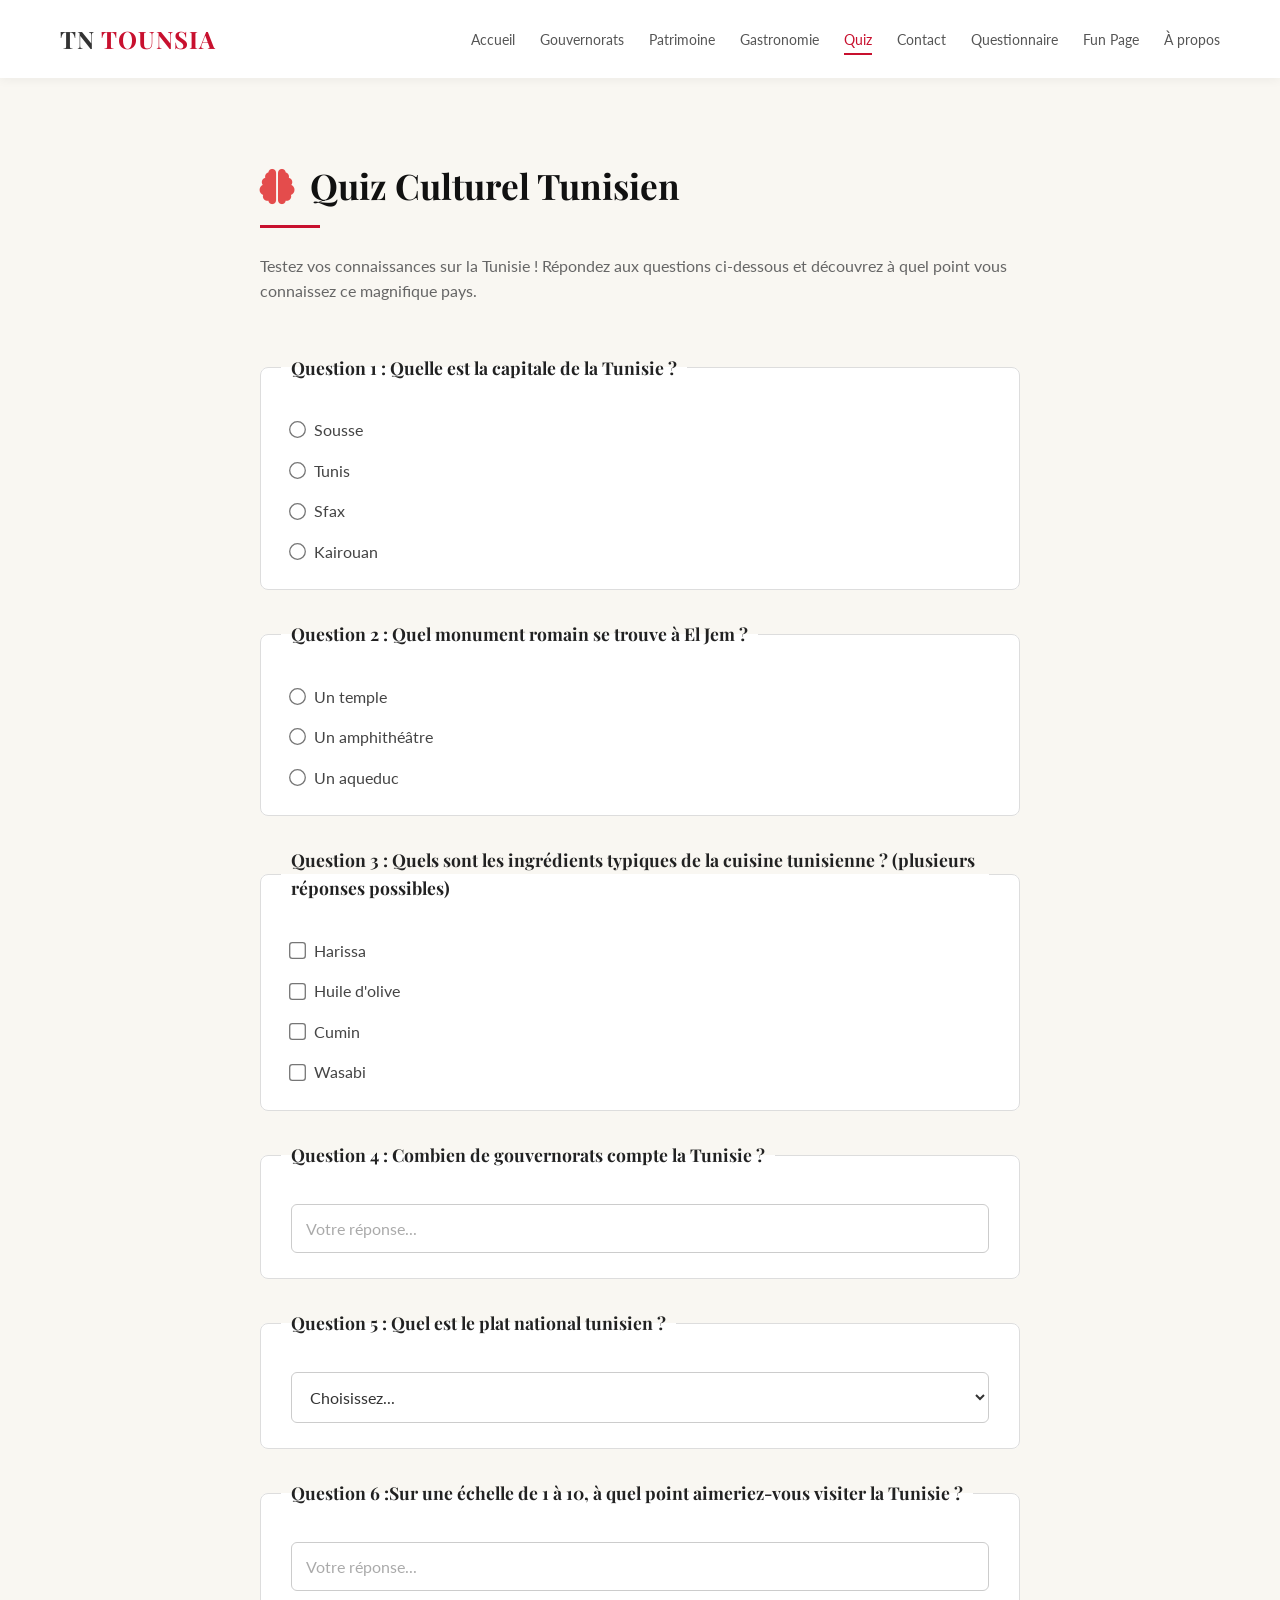
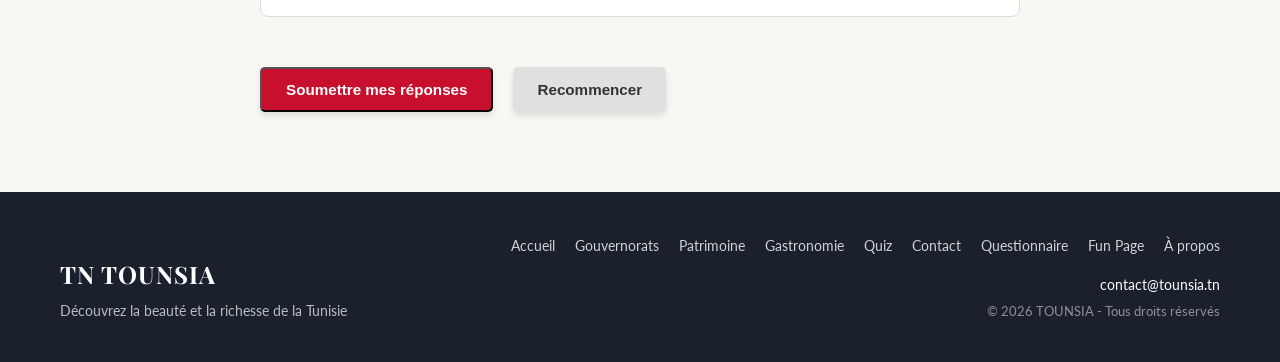
<file: quiz.html>
<!DOCTYPE html>
<html lang="fr">
<head>
    <meta charset="UTF-8">
    <meta name="viewport" content="width=device-width, initial-scale=1.0">
    <title>TN TOUNSIA - Quiz Culturel</title>
    <link rel="stylesheet" href="style.css">
    <!-- Police d'écriture Google Fonts -->
    <link href="https://fonts.googleapis.com/css2?family=Lato:wght@300;400;700&family=Playfair+Display:ital,wght@0,400;0,600;0,700;1,400&display=swap" rel="stylesheet">
    <!-- Icônes FontAwesome -->
    <link rel="stylesheet" href="https://cdnjs.cloudflare.com/ajax/libs/font-awesome/6.4.0/css/all.min.css">
</head>
<body>

    <!-- Navigation -->
    <nav class="navbar">
        <div class="container nav-container">
            <div class="logo">TN <span>TOUNSIA</span></div>
            <ul class="nav-links">
                <li><a href="index.html">Accueil</a></li>
                <li><a href="gouvernorats.html">Gouvernorats</a></li>
                <li><a href="patrimoine.html">Patrimoine</a></li>
                <li><a href="gastronomie.html">Gastronomie</a></li>
                <li><a href="quiz.html" class="active">Quiz</a></li>
                <li><a href="contact.html">Contact</a></li>
                <li><a href="questionnaire.html">Questionnaire</a></li>
                <li><a href="funpage.html">Fun Page</a></li>
                <li><a href="apropos.html">À propos</a></li>
            </ul>
        </div>
    </nav>

    <!-- Section Quiz -->
    <section class="section-padding">
        <div class="container quiz-wrapper">
            
            <!-- En-tête du Quiz -->
            <div class="quiz-header">
                <h1><i class="fas fa-brain" style="color: #e44c4c;"></i> Quiz Culturel Tunisien</h1>
                <div class="underline-left"></div>
                <p>Testez vos connaissances sur la Tunisie ! Répondez aux questions ci-dessous et découvrez à quel point vous connaissez ce magnifique pays.</p>
            </div>

            <form action="#" class="quiz-form">
                
                <!-- Question 1 : Radio -->
                <fieldset class="question-box">
                    <legend>Question 1 : Quelle est la capitale de la Tunisie ?</legend>
                    <div class="options-group">
                        <label class="option-label">
                            <input type="radio" name="q1" value="sousse"> Sousse
                        </label>
                        <label class="option-label">
                            <input type="radio" name="q1" value="tunis"> Tunis
                        </label>
                        <label class="option-label">
                            <input type="radio" name="q1" value="sfax"> Sfax
                        </label>
                        <label class="option-label">
                            <input type="radio" name="q1" value="kairouan"> Kairouan
                        </label>
                    </div>
                </fieldset>

                <!-- Question 2 : Radio -->
                <fieldset class="question-box">
                    <legend>Question 2 : Quel monument romain se trouve à El Jem ?</legend>
                    <div class="options-group">
                        <label class="option-label">
                            <input type="radio" name="q2" value="temple"> Un temple
                        </label>
                        <label class="option-label">
                            <input type="radio" name="q2" value="amphitheatre"> Un amphithéâtre
                        </label>
                        <label class="option-label">
                            <input type="radio" name="q2" value="aqueduc"> Un aqueduc
                        </label>
                    </div>
                </fieldset>

                <!-- Question 3 : Checkbox (Choix multiples) -->
                <fieldset class="question-box">
                    <legend>Question 3 : Quels sont les ingrédients typiques de la cuisine tunisienne ? (plusieurs réponses possibles)</legend>
                    <div class="options-group">
                        <label class="option-label">
                            <input type="checkbox" name="q3" value="harissa"> Harissa
                        </label>
                        <label class="option-label">
                            <input type="checkbox" name="q3" value="huile"> Huile d'olive
                        </label>
                        <label class="option-label">
                            <input type="checkbox" name="q3" value="cumin"> Cumin
                        </label>
                        <label class="option-label">
                            <input type="checkbox" name="q3" value="wasabi"> Wasabi
                        </label>
                    </div>
                </fieldset>

                <!-- Question 4 : Input Texte -->
                <fieldset class="question-box">
                    <legend>Question 4 : Combien de gouvernorats compte la Tunisie ?</legend>
                    <div class="input-wrapper">
                        <input type="text" class="full-input" placeholder="Votre réponse...">
                    </div>
                </fieldset>

                <!-- Question 5 : Select -->
                <fieldset class="question-box">
                    <legend>Question 5 : Quel est le plat national tunisien ?</legend>
                    <div class="input-wrapper">
                        <select class="full-select">
                            <option value="" disabled selected>Choisissez...</option>
                            <option value="couscous">Le Couscous</option>
                            <option value="sushi">Les Sushis</option>
                            <option value="pizza">La Pizza</option>
                            <option value="burger">Le Burger</option>
                        </select>
                    </div>
                </fieldset>

                <!-- Question 6 : Input Texte -->
                <fieldset class="question-box">
                    <legend>Question 6 :Sur une échelle de 1 à 10, à quel point aimeriez-vous visiter la Tunisie ?</legend>
                    <div class="input-wrapper">
                        <input type="text" class="full-input" placeholder="Votre réponse...">
                    </div>
                </fieldset>

                <!-- Boutons -->
                <div class="quiz-buttons">
                    <button type="submit" class="btn btn-red">Soumettre mes réponses</button>
                    <button type="reset" class="btn btn-gray">Recommencer</button>
                </div>

            </form>

        </div>
    </section>

    <!-- Footer -->
    <footer>
        <div class="container footer-content">
            <div class="footer-left">
                <div class="logo white">TN <span>TOUNSIA</span></div>
                <p class="tagline">Découvrez la beauté et la richesse de la Tunisie</p>
            </div>
            <div class="footer-right">
                <ul class="footer-links">
                    <li><a href="index.html">Accueil</a></li>
                    <li><a href="gouvernorats.html">Gouvernorats</a></li>
                    <li><a href="patrimoine.html">Patrimoine</a></li>
                    <li><a href="gastronomie.html">Gastronomie</a></li>
                    <li><a href="quiz.html">Quiz</a></li>
                    <li><a href="contact.html">Contact</a></li>
                <li><a href="questionnaire.html">Questionnaire</a></li>
                <li><a href="funpage.html">Fun Page</a></li>
                    <li><a href="apropos.html">À propos</a></li>
                </ul>
                <p class="contact-email">contact@tounsia.tn</p>
                <p class="copyright">© 2026 TOUNSIA - Tous droits réservés</p>
            </div>
        </div>
    </footer>

</body>
</html>
</file>
<file: style.css>
/* --- Variables & Reset --- */
:root {
    --primary-red: #c8102e; /* Rouge drapeau */
    --primary-blue: #2d89c8;
    --bg-color: #f9f7f2; /* Beige clair */
    --text-color: #333;
    --text-light: #666;
    --gold: #e6b800;
    --dark-footer: #1a202c;
    --font-serif: 'Playfair Display', serif;
    --font-sans: 'Lato', sans-serif;
}

* {
    margin: 0;
    padding: 0;
    box-sizing: border-box;
}

body {
    font-family: var(--font-sans);
    background-color: var(--bg-color);
    color: var(--text-color);
    line-height: 1.6;
}

h1, h2, h3 {
    font-family: var(--font-serif);
    color: #111;
}

a {
    text-decoration: none;
    color: inherit;
    transition: 0.3s;
}

ul {
    list-style: none;
}

.container {
    max-width: 1200px;
    margin: 0 auto;
    padding: 0 20px;
}

.section-padding {
    padding: 80px 0;
}

/* --- Buttons --- */
.btn {
    display: inline-block;
    padding: 12px 24px;
    border-radius: 5px;
    font-weight: 700;
    font-size: 0.95rem;
    box-shadow: 0 4px 6px rgba(0,0,0,0.1);
}

.btn-red {
    background-color: var(--primary-red);
    color: white;
}
.btn-red:hover { background-color: #a00d25; }

.btn-blue {
    background-color: var(--primary-blue);
    color: white;
}
.btn-blue:hover { background-color: #226fa3; }

/* --- Navbar --- */
.navbar {
    background-color: white;
    padding: 20px 0;
    position: sticky;
    top: 0;
    z-index: 1000;
    box-shadow: 0 2px 10px rgba(0,0,0,0.05);
}

.nav-container {
    display: flex;
    justify-content: space-between;
    align-items: center;
}

.logo {
    font-family: var(--font-serif);
    font-weight: 700;
    font-size: 1.5rem;
    letter-spacing: 1px;
    color: #333;
}
.logo span { color: var(--primary-red); }

.nav-links {
    display: flex;
    gap: 25px;
}

.nav-links a {
    font-size: 0.9rem;
    color: #555;
    font-weight: 400;
}

.nav-links a:hover, .nav-links a.active {
    color: var(--primary-red);
    border-bottom: 2px solid var(--primary-red);
    padding-bottom: 5px;
}

/* --- Hero Section --- */
.hero {
    position: relative;
    height: 85vh;
    background-image: url(hero-tunisia.jpg); /* Sidi Bou Said Wide */
    background-size: cover;
    background-position: center;
    display: flex;
    align-items: center;
    justify-content: center;
    text-align: center;
    opacity: 0.9;
   
}

.hero-overlay {
    position: absolute;
    top: 0; left: 0; right: 0; bottom: 0;
    background: linear-gradient(rgba(0,0,0,0.5), rgba(0,0,0,0.5));
}

.hero-content {
    position: relative;
    z-index: 2;
    color: white;
    max-width: 800px;
}

.hero h1 {
    font-size: 4rem;
    color: white;
    margin-bottom: 20px;
    text-shadow: 0 2px 4px rgba(0,0,0,0.3);
}

.gold-text {
    color: var(--gold);
}

.hero p {
    font-size: 1.2rem;
    margin-bottom: 30px;
    text-shadow: 0 1px 2px rgba(0,0,0,0.5);
}

.hero-buttons {
    display: flex;
    justify-content: center;
    gap: 20px;
}

.badge-location {
    position: absolute;
    bottom: 30px;
    right: 30px;
    background: white;
    color: #333;
    padding: 10px 20px;
    border-radius: 30px;
    font-size: 0.9rem;
    font-weight: 700;
    box-shadow: 0 4px 10px rgba(0,0,0,0.2);
}
.badge-location i { color: #008080; margin-right: 5px; }

/* --- Section Découvrez (Cartes) --- */
.section-header {
    margin-bottom: 50px;
}

.section-header.center { text-align: center; }

.section-header h2 {
    font-size: 2.5rem;
    margin-bottom: 10px;
}

.underline {
    width: 60px;
    height: 3px;
    background-color: var(--primary-red);
    margin: 0 auto 20px auto;
}

.section-header p {
    color: var(--text-light);
    max-width: 600px;
    margin: 0 auto;
}

.cards-grid {
    display: grid;
    grid-template-columns: repeat(auto-fit, minmax(250px, 1fr));
    gap: 30px;
}

.card {
    background: white;
    border-radius: 8px;
    overflow: hidden;
    box-shadow: 0 5px 15px rgba(0,0,0,0.05);
    transition: transform 0.3s;
}

.card:hover {
    transform: translateY(-5px);
}

.card-img {
    height: 180px;
    background-size: cover;
    background-position: center;
}

.card-content {
    padding: 20px;
}

.card-content .icon {
    font-size: 1.5rem;
    margin-bottom: 10px;
    color: #333;
}

.card h3 {
    font-size: 1.2rem;
    margin-bottom: 10px;
}

.card p {
    font-size: 0.9rem;
    color: var(--text-light);
}

/* --- Section Info (2 colonnes) --- */
.info-grid {
    display: grid;
    grid-template-columns: 1fr 1fr;
    gap: 60px;
    align-items: center;
}

.info-text h2 {
    font-size: 2.5rem;
    margin-bottom: 10px;
}

.underline-left {
    width: 60px;
    height: 3px;
    background-color: var(--primary-red);
    margin-bottom: 25px;
}

.info-text p {
    color: var(--text-light);
    margin-bottom: 20px;
}

.info-list li {
    margin-bottom: 10px;
    color: #444;
    position: relative;
    padding-left: 20px;
}

.info-list li::before {
    content: "•";
    color: var(--primary-red);
    font-weight: bold;
    position: absolute;
    left: 0;
}

.info-text .btn {
    margin-top: 20px;
}

.info-image img {
    width: 100%;
    height: auto;
    border-radius: 10px;
    box-shadow: 10px 10px 0px rgba(0,0,0,0.05); /* Effet d'ombre subtil */
}

/* --- Footer --- */
footer {
    background-color: var(--dark-footer);
    color: white;
    padding: 40px 0;
}

.footer-content {
    display: flex;
    justify-content: space-between;
    align-items: flex-end;
    flex-wrap: wrap;
}

.logo.white { color: white; }
.logo.white span { color: white; } /* Logo tout blanc en bas selon l'image */

.footer-left .tagline {
    font-size: 0.9rem;
    opacity: 0.7;
    margin-top: 5px;
}

.footer-right {
    text-align: right;
}

.footer-links {
    display: flex;
    gap: 20px;
    margin-bottom: 15px;
}

.footer-links a {
    font-size: 0.85rem;
    opacity: 0.8;
}

.footer-links a:hover { opacity: 1; color: var(--primary-red); }

.contact-email {
    font-size: 0.9rem;
    margin-bottom: 5px;
}

.copyright {
    font-size: 0.8rem;
    opacity: 0.5;
}

/* --- Responsive Mobile --- */
@media (max-width: 768px) {
    .nav-links { display: none; } /* Menu burger à implémenter pour mobile */
    
    .hero h1 { font-size: 2.5rem; }
    
    .hero-buttons {
        flex-direction: column;
        align-items: center;
    }
    
    .info-grid {
        grid-template-columns: 1fr;
    }
    
    .footer-content {
        flex-direction: column;
        align-items: flex-start;
        gap: 30px;
    }
    
    .footer-right { text-align: left; }
    
    .footer-links {
        flex-wrap: wrap;
    }
}














/* =========================================
   PAGE GOUVERNORATS - STYLES SPÉCIFIQUES
   ========================================= */

/* --- Page Header --- */
.page-header {
    margin-bottom: 40px;
    max-width: 800px;
}
.page-header h1 {
    font-size: 2.5rem;
    margin-bottom: 10px;
}
.page-header p {
    color: var(--text-light);
    margin-bottom: 15px;
}

/* --- Tableau (Table Style) --- */
.table-wrapper {
    overflow-x: auto; /* Pour le mobile */
    box-shadow: 0 5px 15px rgba(0,0,0,0.05);
    border-radius: 8px;
}

.gov-table {
    width: 100%;
    border-collapse: collapse;
    background-color: white;
    font-size: 0.95rem;
}

.gov-table th, .gov-table td {
    border: 1px solid #e0e0e0;
    padding: 15px;
    text-align: left;
}

/* En-tête Rouge */
.gov-table .main-header th {
    background-color: var(--primary-red);
    color: white;
    text-align: center;
    font-weight: 700;
    text-transform: uppercase;
    font-size: 0.9rem;
    letter-spacing: 0.5px;
}

.gov-table .sub-header th {
    background-color: var(--primary-red);
    color: white;
    font-weight: 600;
    font-size: 0.8rem;
    text-transform: uppercase;
}

/* Couleurs des Régions (Fusionnées) */
.bg-blue-light { background-color: #e3f2fd; } /* Nord */
.bg-beige-light { background-color: #fff3e0; } /* Centre */
.bg-pink-light { background-color: #fce4ec; }  /* Sud */

.strong { font-weight: 700; }

/* Footer du tableau */
.gov-table tfoot td {
    background-color: #f0eee9; /* Gris/Beige foncé */
    color: #333;
    font-size: 0.9rem;
}
.text-right { text-align: right !important; }

/* --- Grille de Cartes (Grid Style) --- */
.layout-grid-search {
    display: flex;
    flex-direction: column;
    gap: 50px;
}

.gov-cards-grid {
    display: grid;
    grid-template-columns: repeat(auto-fill, minmax(200px, 1fr));
    gap: 20px;
}

.gov-card {
    background: white;
    border: 1px solid #ddd;
    border-radius: 8px;
    padding: 20px;
    text-align: center;
    transition: 0.3s;
    cursor: pointer;
}

.gov-card:hover {
    box-shadow: 0 5px 15px rgba(0,0,0,0.08);
    border-color: var(--primary-red);
}

.gov-card h4 {
    font-family: var(--font-serif);
    font-size: 1.1rem;
    margin-bottom: 5px;
    color: #333;
}

.gov-card span {
    font-size: 0.8rem;
    color: #888;
    text-transform: uppercase;
    letter-spacing: 0.5px;
}

/* --- Boîte de Recherche (Search Box Style) --- */
.search-container {
    max-width: 500px;
}

.search-box {
    background: white;
    padding: 30px;
    border-radius: 10px;
    box-shadow: 0 2px 20px rgba(0,0,0,0.05);
    border: 1px solid #eee;
}

.search-header {
    display: flex;
    align-items: center;
    gap: 10px;
    margin-bottom: 25px;
}

.search-header i {
    font-size: 1.2rem;
    color: #333;
}

.search-header h4 {
    font-family: var(--font-serif);
    font-size: 1.3rem;
    color: #333;
}

.form-group {
    margin-bottom: 20px;
}

.form-group label {
    display: block;
    font-weight: 700;
    font-size: 0.9rem;
    margin-bottom: 8px;
    color: #444;
}

.form-group input, 
.form-group select {
    width: 100%;
    padding: 12px;
    border: 1px solid #ddd;
    border-radius: 5px;
    font-size: 1rem;
    font-family: var(--font-sans);
    outline: none;
    transition: 0.3s;
}

.form-group input:focus, 
.form-group select:focus {
    border-color: var(--primary-red);
}

.form-buttons {
    display: flex;
    gap: 15px;
    margin-top: 30px;
}

.btn-gray {
    background-color: #e0e0e0;
    color: #333;
    border: none;
    cursor: pointer;
}
.btn-gray:hover {
    background-color: #d0d0d0;
}

/* Layout Desktop spécifique pour mettre la recherche à côté ou en dessous */
@media (min-width: 992px) {
    /* Si tu veux la recherche à côté de la grille, décommente ci-dessous */
    
    .layout-grid-search {
        flex-direction: row;
        align-items: flex-start;
    }
    .gov-cards-grid {
        flex: 2;
    }
    .search-container {
        flex: 1;
        position: sticky;
        top: 100px;
    }
    
    /* Par défaut comme sur l'image 1 : Grille en haut, Recherche en bas (mais alignée à gauche) */
    .search-container {
        width: 100%;
        max-width: 600px;
    }
}











/* =========================================
   PAGE PATRIMOINE - STYLES SPÉCIFIQUES
   ========================================= */

/* --- Cartes Illustrées (Grande taille) --- */
.heritage-list {
    display: flex;
    flex-direction: column;
    gap: 40px;
    margin-bottom: 40px;
}

.heritage-card{
    display: flex;
    background: white;
    border-radius: 8px;
    overflow: hidden;
    box-shadow: 0 4px 15px rgba(0,0,0,0.05);
    border: 1px solid #eaeaea;
    min-height: 320px; /* Hauteur minimale pour l'équilibre */
}

/* Version inversée (Image à droite) */
.heritage-card.reverse {
    flex-direction: row-reverse;
}

.heritage-img {
    flex: 1;
    background-size: cover;
    background-position: center;
    min-height: 250px;
}

.heritage-content {
    flex: 1;
    padding: 40px;
    display: flex;
    flex-direction: column;
    justify-content: center;
    align-items: flex-start;
}

/* Badge UNESCO (Pilule bleue) */
.badge-unesco {
    display: inline-block;
    background-color: var(--primary-blue);
    color: white;
    font-size: 0.75rem;
    font-weight: 700;
    padding: 6px 12px;
    border-radius: 20px;
    margin-bottom: 15px;
    text-transform: uppercase;
}

.heritage-content h3, 
.heritage-simple-card h3 {
    font-family: var(--font-serif);
    font-size: 1.8rem;
    margin-bottom: 15px;
    color: #222;
}

.heritage-content p,
.heritage-simple-card p {
    color: var(--text-light);
    margin-bottom: 20px;
    font-size: 1rem;
}

/* Lien "En savoir plus" */
.read-more {
    color: var(--primary-red);
    font-weight: 700;
    font-size: 0.9rem;
    transition: 0.3s;
}

.read-more:hover {
    color: #a00d25;
    text-decoration: underline;
}

/* --- Cartes Simples (Texte seulement) --- */
.heritage-list-simple {
    display: flex;
    flex-direction: column;
    gap: 20px;
    margin-bottom: 40px;
}

.heritage-simple-card {
    background: white;
    padding: 30px 40px;
    border-radius: 8px;
    border: 1px solid #eaeaea;
    box-shadow: 0 4px 10px rgba(0,0,0,0.03);
    transition: transform 0.2s;
}

.heritage-simple-card:hover {
    transform: translateY(-3px);
    border-color: #ddd;
}
.heritage-card:hover {
    transform: translateY(-3px);
    border-color: #ddd;
}

/* --- Bloc "Autres sites" (Fond gris) --- */
.other-sites-box {
    background-color: #f5f5f0; /* Gris beige très clair */
    padding: 30px 40px;
    border-radius: 8px;
}

.other-sites-box h3 {
    font-family: var(--font-serif);
    font-size: 1.4rem;
    margin-bottom: 15px;
    color: #333;
}

.other-sites-box ul {
    list-style: none;
    padding-left: 20px;
}

.other-sites-box ul li {
    position: relative;
    margin-bottom: 10px;
    color: #555;
}

.other-sites-box ul li::before {
    content: "•";
    color: #888;
    font-weight: bold;
    position: absolute;
    left: -20px;
    font-size: 1.2rem;
    line-height: 1.4rem;
}

.other-sites-box strong {
    color: #333;
    font-weight: 700;
}

/* --- Responsive Mobile pour Patrimoine --- */
@media (max-width: 768px) {
    .heritage-card, 
    .heritage-card.reverse {
        flex-direction: column;
    }

    .heritage-img {
        min-height: 200px;
        width: 100%;
    }

    .heritage-content {
        padding: 25px;
    }
    
    .heritage-simple-card {
        padding: 20px;
    }
}











/* =========================================
   PAGE GASTRONOMIE - STYLES SPÉCIFIQUES
   ========================================= */

/* --- Intro Section (Texte + Image) --- */
.gastronomy-intro {
    display: grid;
    grid-template-columns: 1fr 1fr;
    gap: 60px;
    align-items: start;
    margin-bottom: 80px;
}

.intro-text h1 {
    font-size: 2.5rem;
    margin-bottom: 10px;
    color: #111;
}

.intro-text p {
    color: var(--text-light);
    margin-bottom: 20px;
    font-size: 1rem;
}

.intro-text h3 {
    font-family: var(--font-serif);
    font-size: 1.3rem;
    margin-top: 30px;
    margin-bottom: 15px;
    color: #333;
}

.spice-list {
    list-style: none;
    padding-left: 10px;
}

.spice-list li {
    position: relative;
    padding-left: 20px;
    margin-bottom: 10px;
    color: #555;
}

.spice-list li::before {
    content: "•";
    color: var(--text-light);
    font-weight: bold;
    position: absolute;
    left: 0;
}

.intro-image img {
    width: 100%;
    border-radius: 12px;
    box-shadow: 0 10px 25px rgba(0,0,0,0.1);
    object-fit: cover;
    aspect-ratio: 1/1; /* Force un format carré */
}

/* --- Plats Emblématiques (Grille) --- */
.dishes-section {
    margin-bottom: 80px;
}

.dishes-section h2 {
    font-family: var(--font-serif);
    font-size: 1.8rem;
    margin-bottom: 30px;
    color: #222;
}

.dishes-grid {
    display: grid;
    grid-template-columns: repeat(auto-fill, minmax(320px, 1fr));
    gap: 25px;
}

.dish-card {
    background: white;
    padding: 30px;
    border-radius: 8px;
    border: 1px solid #eaeaea; /* Bordure légère */
    box-shadow: 0 2px 5px rgba(0,0,0,0.02);
    transition: transform 0.2s;
    display: flex;
    flex-direction: column;
    align-items: flex-start;
}

.dish-card:hover {
    transform: translateY(-3px);
    box-shadow: 0 5px 15px rgba(0,0,0,0.05);
}

.dish-badge {
    background-color: #eebf5b; /* Couleur moutarde/dorée de l'image */
    color: #333;
    font-size: 0.75rem;
    font-weight: 700;
    padding: 5px 12px;
    border-radius: 20px;
    margin-bottom: 15px;
    display: inline-block;
}

.dish-card h4 {
    font-family: var(--font-serif);
    font-size: 1.4rem;
    margin-bottom: 10px;
    color: #222;
}

.dish-card p {
    font-size: 0.95rem;
    color: #666;
    line-height: 1.6;
}

/* --- Formulaire de Recette --- */
.recipe-form-section {
    display: flex;
    justify-content: flex-start; /* Aligné à gauche comme sur la maquette */
}

.recipe-form-box {
    width: 100%;
    max-width: 550px;
    background: white;
    padding: 40px;
    border-radius: 10px;
    border: 1px solid #e0e0e0;
}

.form-header-title {
    display: flex;
    align-items: center;
    gap: 10px;
    margin-bottom: 25px;
}

.form-header-title i {
    font-size: 1.4rem;
    color: #333;
}

.form-header-title h3 {
    font-family: var(--font-serif);
    font-size: 1.5rem;
    color: #222;
}

.radio-group {
    display: flex;
    gap: 20px;
    margin-top: 10px;
}

.radio-label {
    display: flex;
    align-items: center;
    gap: 8px;
    font-size: 0.95rem;
    cursor: pointer;
}

.radio-label input[type="radio"] {
    accent-color: var(--primary-red); /* Met la puce en rouge */
    transform: scale(1.2);
}

textarea {
    width: 100%;
    padding: 12px;
    border: 1px solid #ddd;
    border-radius: 5px;
    font-family: var(--font-sans);
    resize: vertical;
}

textarea:focus {
    border-color: var(--primary-red);
    outline: none;
}

/* --- Responsive Mobile pour Gastronomie --- */
@media (max-width: 768px) {
    .gastronomy-intro {
        grid-template-columns: 1fr;
        gap: 30px;
    }
    
    .intro-image {
        order: -1; /* Met l'image au dessus du texte sur mobile */
    }

    .dishes-grid {
        grid-template-columns: 1fr;
    }
}








/* =========================================
   PAGE QUIZ - STYLES SPÉCIFIQUES
   ========================================= */

/* Centrer le contenu du quiz */
.quiz-wrapper {
    max-width: 800px; /* Plus étroit pour l'effet formulaire */
    margin: 0 auto;
}

.quiz-header {
    margin-bottom: 50px;
}

.quiz-header h1 {
    display: flex;
    align-items: center;
    gap: 15px;
    font-size: 2.2rem;
    margin-bottom: 10px;
}

.quiz-header p {
    color: var(--text-light);
    font-size: 1rem;
}

/* --- Styles des Questions (Fieldset) --- */
.quiz-form {
    display: flex;
    flex-direction: column;
    gap: 30px;
}

.question-box {
    background-color: white;
    border: 1px solid #ddd;
    border-radius: 8px;
    padding: 25px 30px;
    margin: 0;
    min-width: 0; /* Fix pour flexbox */
}

/* Le titre "Question X" sur la bordure */
.question-box legend {
    font-family: var(--font-serif);
    font-weight: 700;
    font-size: 1.1rem;
    color: #222;
    padding: 0 10px; /* Espace autour du texte pour couper la ligne */
    margin-left: -10px; /* Léger alignement optique */
}

/* --- Options Radio & Checkbox --- */
.options-group {
    display: flex;
    flex-direction: column;
    gap: 15px;
    margin-top: 10px;
}

.option-label {
    display: flex;
    align-items: center;
    gap: 10px;
    cursor: pointer;
    font-size: 1rem;
    color: #444;
}

.option-label input[type="radio"],
.option-label input[type="checkbox"] {
    transform: scale(1.3);
    accent-color: var(--primary-red);
    cursor: pointer;
}

/* --- Inputs Texte & Select --- */
.input-wrapper {
    margin-top: 10px;
}

.full-input, 
.full-select {
    width: 100%;
    padding: 14px;
    border: 1px solid #ccc;
    border-radius: 6px;
    font-size: 1rem;
    font-family: var(--font-sans);
    color: #333;
    outline: none;
    background-color: white;
}

.full-input:focus, 
.full-select:focus {
    border-color: var(--primary-red);
}

.full-input::placeholder {
    color: #aaa;
}

/* --- Range Slider (Barre rouge) --- */
.range-wrapper {
    margin-top: 20px;
    padding: 0 10px;
}

.custom-range {
    -webkit-appearance: none; /* Enlève le style par défaut */
    width: 100%;
    height: 8px;
    background: #e0e0e0; /* Fond gris */
    border-radius: 5px;
    outline: none;
    cursor: pointer;
}

/* Barre de progression rouge (Compatibilité Webkit/Chrome/Safari) */
.custom-range::-webkit-slider-runnable-track {
    width: 100%;
    height: 8px;
    cursor: pointer;
    background: linear-gradient(90deg, var(--primary-red) 0%, var(--primary-red) 75%, #e0e0e0 75%); /* Simule le remplissage rouge */
    border-radius: 5px;
}
/* Le bouton rond (Thumb) */
.custom-range::-webkit-slider-thumb {
    height: 20px;
    width: 20px;
    border-radius: 50%;
    background: var(--primary-red);
    cursor: pointer;
    -webkit-appearance: none;
    margin-top: -6px; /* Centrer le bouton */
    box-shadow: 0 2px 5px rgba(0,0,0,0.2);
}

/* Mozilla Firefox styling */
.custom-range::-moz-range-track {
    width: 100%;
    height: 8px;
    cursor: pointer;
    background: #e0e0e0;
    border-radius: 5px;
}
.custom-range::-moz-range-progress {
    background-color: var(--primary-red); 
}
.custom-range::-moz-range-thumb {
    height: 20px;
    width: 20px;
    border: none;
    border-radius: 50%;
    background: var(--primary-red);
    cursor: pointer;
    box-shadow: 0 2px 5px rgba(0,0,0,0.2);
}

.range-labels {
    display: flex;
    justify-content: space-between;
    margin-top: 10px;
    font-size: 0.8rem;
    color: #888;
}

/* --- Boutons du Formulaire --- */
.quiz-buttons {
    display: flex;
    gap: 20px;
    margin-top: 20px;
}

/* Responsive Mobile */
@media (max-width: 600px) {
    .quiz-buttons {
        flex-direction: column;
    }
    .question-box legend {
        font-size: 1rem;
    }
}






/* =========================================
   PAGE CONTACT - STYLES SPÉCIFIQUES
   ========================================= */

/* Conteneur principal centré et limité en largeur */
.contact-wrapper {
    max-width: 700px;
    margin: 0 auto;
}

.contact-header {
    margin-bottom: 40px;
}

.contact-header h1 {
    font-size: 2.5rem;
    margin-bottom: 10px;
    color: #222;
}

.contact-header p {
    color: var(--text-light);
    line-height: 1.6;
}

/* Espacement entre les champs */
.contact-form .form-group {
    margin-bottom: 25px;
}

/* Styles des labels */
.contact-form label {
    display: block;
    font-weight: 700;
    font-size: 0.95rem;
    margin-bottom: 10px;
    color: #333;
}

/* Inputs, Selects, Textarea */
.contact-form .full-input, 
.contact-form .full-select {
    width: 100%;
    padding: 12px 15px;
    border: 1px solid #ddd;
    border-radius: 6px;
    font-size: 1rem;
    font-family: var(--font-sans);
    background-color: white;
    color: #555;
    outline: none;
    transition: border 0.3s;
}

.contact-form .full-input:focus, 
.contact-form .full-select:focus {
    border-color: var(--primary-red);
}

.contact-form .full-input::placeholder {
    color: #bbb;
}

/* Options verticales (Radio & Checkbox) */
.vertical-options {
    display: flex;
    flex-direction: column;
    gap: 12px;
}

.radio-label, .checkbox-label {
    display: flex;
    align-items: center;
    gap: 10px;
    font-size: 1rem;
    color: #444;
    cursor: pointer;
}

/* Couleur rouge pour les puces */
.radio-label input[type="radio"],
.checkbox-label input[type="checkbox"] {
    accent-color: var(--primary-red);
    transform: scale(1.2);
    cursor: pointer;
}

/* Input Fichier */
.file-input {
    font-size: 0.95rem;
    color: #555;
    padding: 10px 0;
}
.file-input::file-selector-button {
    padding: 10px 15px;
    border-radius: 4px;
    border: 1px solid #ddd;
    background-color: white;
    cursor: pointer;
    margin-right: 15px;
    font-family: var(--font-sans);
    transition: 0.3s;
}
.file-input::file-selector-button:hover {
    background-color: #f0f0f0;
}

/* Boutons */
.contact-buttons {
    display: flex;
    gap: 20px;
    margin-top: 40px;
}

.btn-large {
    padding: 14px 28px;
    font-size: 1rem;
}

/* Responsive Mobile */
@media (max-width: 600px) {
    .contact-buttons {
        flex-direction: column;
    }
    
    .contact-buttons button {
        width: 100%;
    }
}







/* =========================================
   PAGE À PROPOS - STYLES SPÉCIFIQUES
   ========================================= */

/* Conteneur principal étroit pour la lecture (comme un article de blog) */
.about-wrapper {
    max-width: 800px;
    margin: 0 auto;
}

.about-header h1 {
    font-size: 2.5rem;
    margin-bottom: 10px;
}

/* Typographie du contenu */
.about-content h3 {
    font-family: var(--font-serif);
    font-size: 1.5rem;
    margin-top: 40px;
    margin-bottom: 20px;
    color: #222;
}

.about-content p {
    margin-bottom: 15px;
    color: #444;
    font-size: 1.05rem;
    line-height: 1.7;
}

/* Listes (Numérotées et à Puces) */
.about-list {
    margin-bottom: 20px;
    padding-left: 20px;
    color: #444;
    font-size: 1.05rem;
}

.about-list li {
    margin-bottom: 10px;
    line-height: 1.6;
}

/* Style spécifique pour la liste à puces (Public cible) */
.bulleted {
    list-style-type: disc;
}

/* Style pour la liste numérotée (Objectifs) */
ol.about-list {
    list-style-type: decimal;
}

/* Mots en gras dans le texte */
.about-content strong {
    color: #222;
    font-weight: 700;
}

/* Lien Email avec icône */
.email-link {
    display: inline-flex;
    align-items: center;
    gap: 10px;
    color: var(--primary-red);
    font-weight: 700;
    font-size: 1.1rem;
    margin: 10px 0 20px 0;
    text-decoration: none;
}

.email-link i {
    font-size: 1.2rem;
}

.email-link:hover {
    text-decoration: underline;
}

/* Liens textuels (Wikipedia, Discover Tunisia) */
.text-link {
    color: var(--primary-red);
    text-decoration: none;
    font-weight: 600;
}

.text-link:hover {
    text-decoration: underline;
}

/* Utilitaire marge */
.mt-20 {
    margin-top: 20px;
}

/* Responsive */
@media (max-width: 600px) {
    .about-list {
        padding-left: 15px;
    }
}

/* ============================================================
   STYLES JAVASCRIPT PARTIE 3
   ============================================================ */

/* Carte de résultat de recherche */
.result-card {
    background: #fff;
    border: 1px solid #e8e8e8;
    border-left: 4px solid #e44c4c;
    border-radius: 8px;
    padding: 1rem 1.2rem;
    margin-bottom: .8rem;
}
.result-card h4 { color: #e44c4c; margin-bottom: .4rem; }
.result-card p  { margin: .2rem 0; color: #444; font-size: .9rem; }
.results-list   { display: flex; flex-direction: column; gap: .6rem; }
.no-result      { color: #e44c4c; font-weight: 600; padding: .5rem 0; }

/* Messages de formulaire */
.form-message          { padding: .7rem 1rem; border-radius: 6px; font-weight: 600; font-size: .9rem; }
.form-message.success  { background: #d4edda; color: #155724; border: 1px solid #c3e6cb; }
.form-message.error    { background: #f8d7da; color: #721c24; border: 1px solid #f5c6cb; }

/* Formulaire d'ajout — card */
.form-card {
    background: #fff;
    border-radius: 12px;
    padding: 2rem;
    box-shadow: 0 4px 20px rgba(0,0,0,0.08);
}
.form-row { display: grid; grid-template-columns: 1fr 1fr; gap: 1rem; }
@media (max-width: 600px) { .form-row { grid-template-columns: 1fr; } }
</file>
